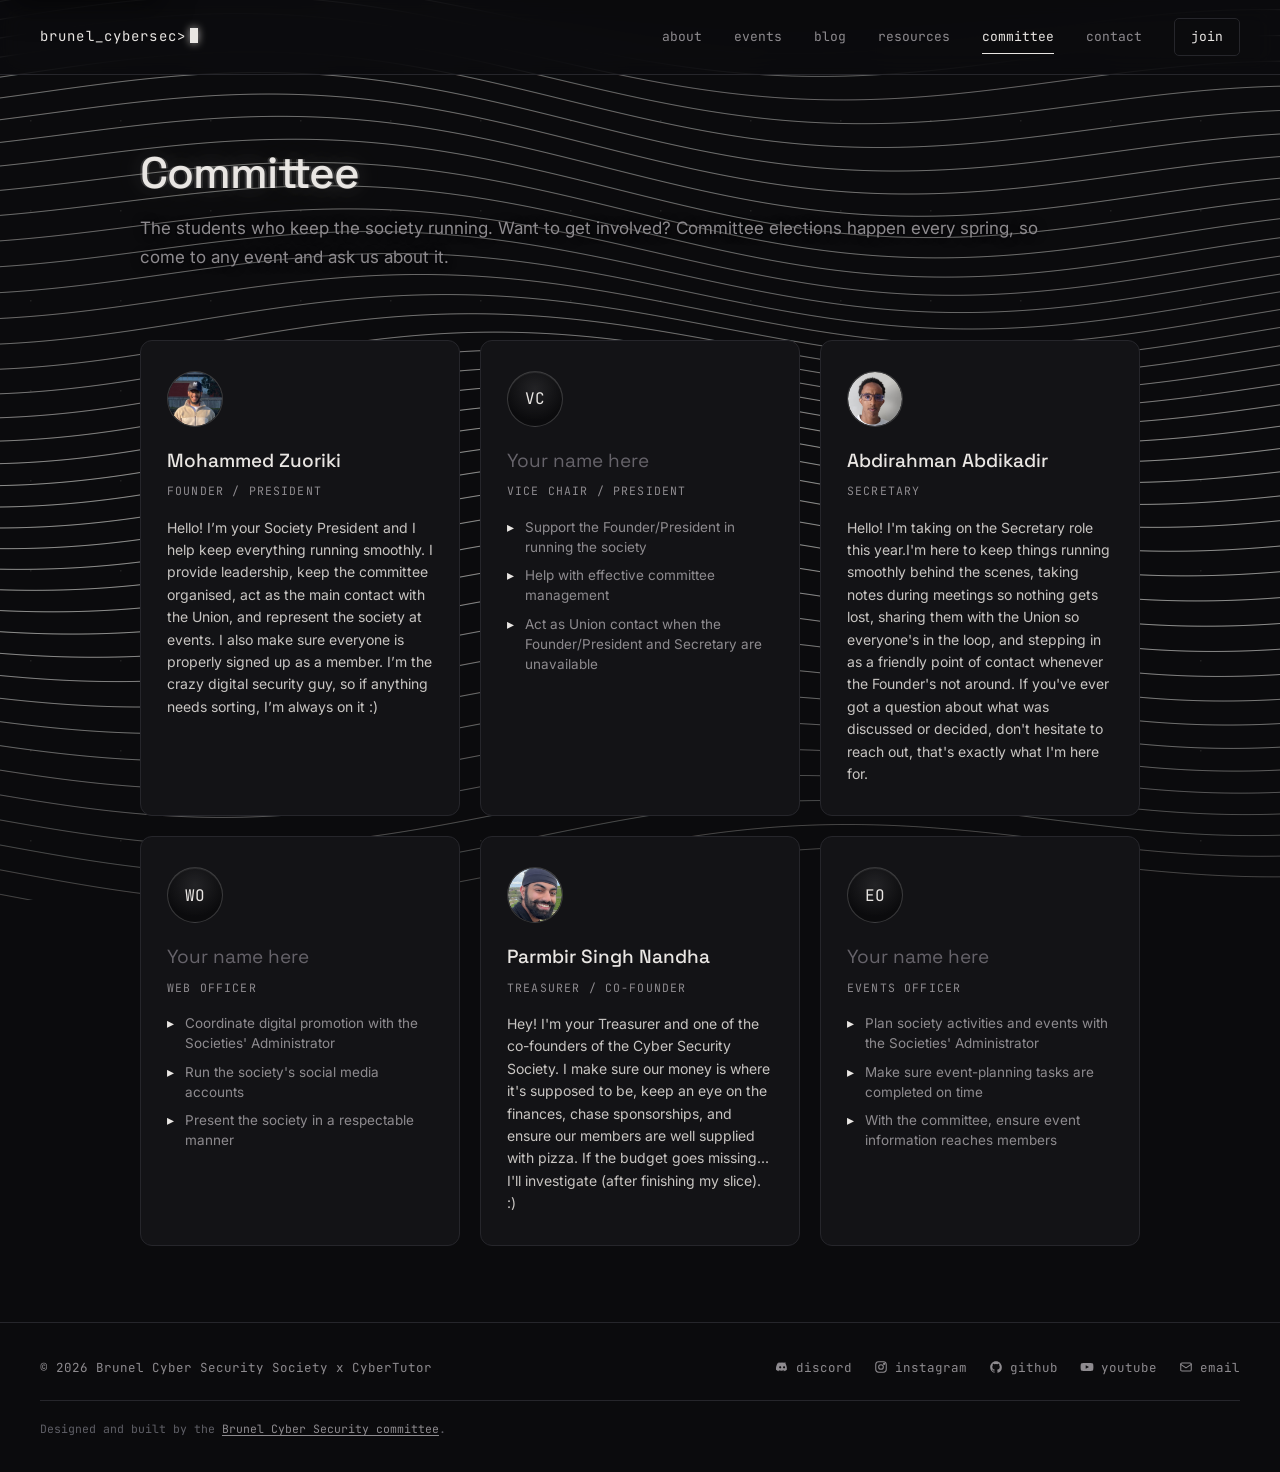
<file: committee.html>
<!DOCTYPE html>
<html lang="en">
<head>
<meta charset="UTF-8">
<meta name="viewport" content="width=device-width, initial-scale=1.0">
<title>Committee · Brunel Cyber Security Society</title>
<meta name="description" content="Meet the students who keep the society running.">
<link rel="icon" type="image/svg+xml" href="favicon.svg">
<meta property="og:title" content="Committee · Brunel Cyber Security Society">
<meta property="og:description" content="Meet the students who keep the society running.">
<meta property="og:type" content="website">
<meta name="twitter:card" content="summary_large_image">
<meta name="twitter:title" content="Committee · Brunel Cyber Security Society">
<meta name="twitter:description" content="Meet the students who keep the society running.">
<!-- Link preview image is ready at assets/og-image.png. Once hosted, add:
     <meta property="og:image" content="https://YOUR-DOMAIN/assets/og-image.png">
     (OG images must use the full absolute URL, so this needs your real domain.) -->
<meta name="theme-color" content="#0B0B0D">
<link rel="preconnect" href="https://fonts.googleapis.com">
<link rel="preconnect" href="https://fonts.gstatic.com" crossorigin>
<link href="https://fonts.googleapis.com/css2?family=Space+Grotesk:wght@400;500;600&family=Inter:wght@400;500&family=JetBrains+Mono:wght@400;500&display=swap" rel="stylesheet">
<link rel="stylesheet" href="css/styles.css">
<script>try{if(sessionStorage.getItem("booted"))document.documentElement.classList.add("booted");}catch(e){}</script>
</head>
<body class="wave-bg">
<a class="skip-link" href="#main">Skip to content</a>
<!-- Curious? Good. BRUNEL{v1ew_s0urce_h4cker}. Bring this to a workshop. -->
<div id="preloader" role="status" aria-label="Loading">
  <div class="pl-inner">
    <div class="pl-dots"><span></span><span></span><span></span></div>
    <pre class="pl-log"></pre>
    <div class="pl-bar"><span class="pl-fill"></span></div>
    <div class="pl-meta"><span class="pl-status">booting</span><span class="pl-pct">0%</span></div>
    <div class="pl-brand"><span class="pl-brand-text">brunel_cybersec</span><span class="pl-cursor">_</span></div>
  </div>
</div>
<canvas id="waves" class="bg-waves" data-variant="b" aria-hidden="true"></canvas>

<nav>
  <a class="brand" href="index.html">brunel_cybersec&gt;<span class="cursor"></span></a>
  <button class="menu-btn" type="button" aria-expanded="false" aria-label="Open menu">[menu]</button>
  <div class="nav-links">
    <a href="index.html#about">about</a>
    <a href="events.html">events</a>
    <a href="blog.html">blog</a>
    <a href="resources.html">resources</a>
    <a href="committee.html" aria-current="page">committee</a>
    <a href="contact.html">contact</a>
    <a class="nav-cta" href="index.html#join">join</a>
  </div>
</nav>

<main id="main" tabindex="-1">
<div class="page-head">
  <h1><span class="ghost" data-text="Committee"><span>Committee</span></span></h1>
  <p class="lede">The students who keep the society running. Want to get involved? Committee elections happen every spring, so come to any event and ask us about it.</p>
</div>

<section class="tight reveal">
  <!-- Members are managed in js/data.js (the "committee" list). See HOW-TO-EDIT.md. -->
  <div class="member-grid" id="committee-list"></div>
</section>

</main>

<footer>
  <span>© 2026 Brunel Cyber Security Society x CyberTutor</span>
  <div class="links">
    <a href="https://discord.com/invite/YUXxSN5k" target="_blank" rel="noopener"><svg viewBox="0 0 24 24" fill="currentColor" aria-hidden="true"><path d="M19.27 5.33A16.8 16.8 0 0 0 15.1 4l-.2.42a15.6 15.6 0 0 1 3.7 1.2 15.9 15.9 0 0 0-13.2 0 15.6 15.6 0 0 1 3.7-1.2L8.9 4a16.8 16.8 0 0 0-4.17 1.33C2.1 9.24 1.38 13.05 1.74 16.8a16.9 16.9 0 0 0 5.1 2.58l.65-.9a10 10 0 0 1-1.7-.82l.42-.32a11.3 11.3 0 0 0 9.6 0l.42.32c-.54.32-1.1.6-1.7.82l.65.9a16.9 16.9 0 0 0 5.1-2.58c.42-4.35-.72-8.13-2.99-11.47zM8.9 14.66c-.99 0-1.8-.92-1.8-2.04s.79-2.04 1.8-2.04 1.82.93 1.8 2.04c0 1.12-.79 2.04-1.8 2.04zm6.65 0c-.99 0-1.8-.92-1.8-2.04s.79-2.04 1.8-2.04 1.82.93 1.8 2.04c0 1.12-.79 2.04-1.8 2.04z"/></svg>discord</a>
    <a href="https://www.instagram.com/cybersoc.brunel/" target="_blank" rel="noopener"><svg viewBox="0 0 24 24" fill="none" stroke="currentColor" stroke-width="1.8" stroke-linecap="round" stroke-linejoin="round" aria-hidden="true"><rect x="3" y="3" width="18" height="18" rx="5"/><circle cx="12" cy="12" r="4"/><circle cx="17.3" cy="6.7" r="1"/></svg>instagram</a>
    <a href="https://github.com/brunel-cybersec" target="_blank" rel="noopener"><svg viewBox="0 0 24 24" fill="currentColor" aria-hidden="true"><path d="M12 2C6.48 2 2 6.58 2 12.25c0 4.53 2.87 8.37 6.84 9.73.5.09.68-.22.68-.49 0-.24-.01-.88-.01-1.73-2.78.62-3.37-1.37-3.37-1.37-.45-1.18-1.11-1.49-1.11-1.49-.91-.64.07-.62.07-.62 1 .07 1.53 1.06 1.53 1.06.89 1.56 2.34 1.11 2.91.85.09-.66.35-1.11.63-1.37-2.22-.26-4.56-1.14-4.56-5.07 0-1.12.39-2.03 1.03-2.75-.1-.26-.45-1.3.1-2.71 0 0 .84-.27 2.75 1.05a9.4 9.4 0 0 1 5 0c1.91-1.32 2.75-1.05 2.75-1.05.55 1.41.2 2.45.1 2.71.64.72 1.03 1.63 1.03 2.75 0 3.94-2.34 4.81-4.57 5.06.36.32.68.94.68 1.9 0 1.37-.01 2.47-.01 2.81 0 .27.18.59.69.49A10.02 10.02 0 0 0 22 12.25C22 6.58 17.52 2 12 2z"/></svg>github</a>
    <a href="https://www.youtube.com/@CyberTutor24"><svg viewBox="0 0 24 24" fill="currentColor" aria-hidden="true"><path d="M23 12s0-3.2-.4-4.7a2.5 2.5 0 0 0-1.76-1.77C19.26 5.13 12 5.13 12 5.13s-7.26 0-8.84.4A2.5 2.5 0 0 0 1.4 7.3 26 26 0 0 0 1 12a26 26 0 0 0 .4 4.7 2.5 2.5 0 0 0 1.76 1.77c1.58.4 8.84.4 8.84.4s7.26 0 8.84-.4a2.5 2.5 0 0 0 1.76-1.77A26 26 0 0 0 23 12zM9.75 15.02V8.98L15.5 12z"/></svg>youtube</a>
    <a href="mailto:cybersec@brunel.ac.uk"><svg viewBox="0 0 24 24" fill="none" stroke="currentColor" stroke-width="1.8" stroke-linecap="round" stroke-linejoin="round" aria-hidden="true"><rect x="3" y="5" width="18" height="14" rx="2"/><path d="M3 7.5l9 6 9-6"/></svg>email</a>
  </div>
  <p class="footer-credit">Designed and built by the <a href="credits.html">Brunel Cyber Security committee</a>.</p>
</footer>

<script src="js/data.js"></script>
<script src="js/render.js"></script>
<script src="js/waves.js"></script>
<script src="js/preloader.js"></script>
<script src="js/site.js"></script>
</body>
</html>
</file>
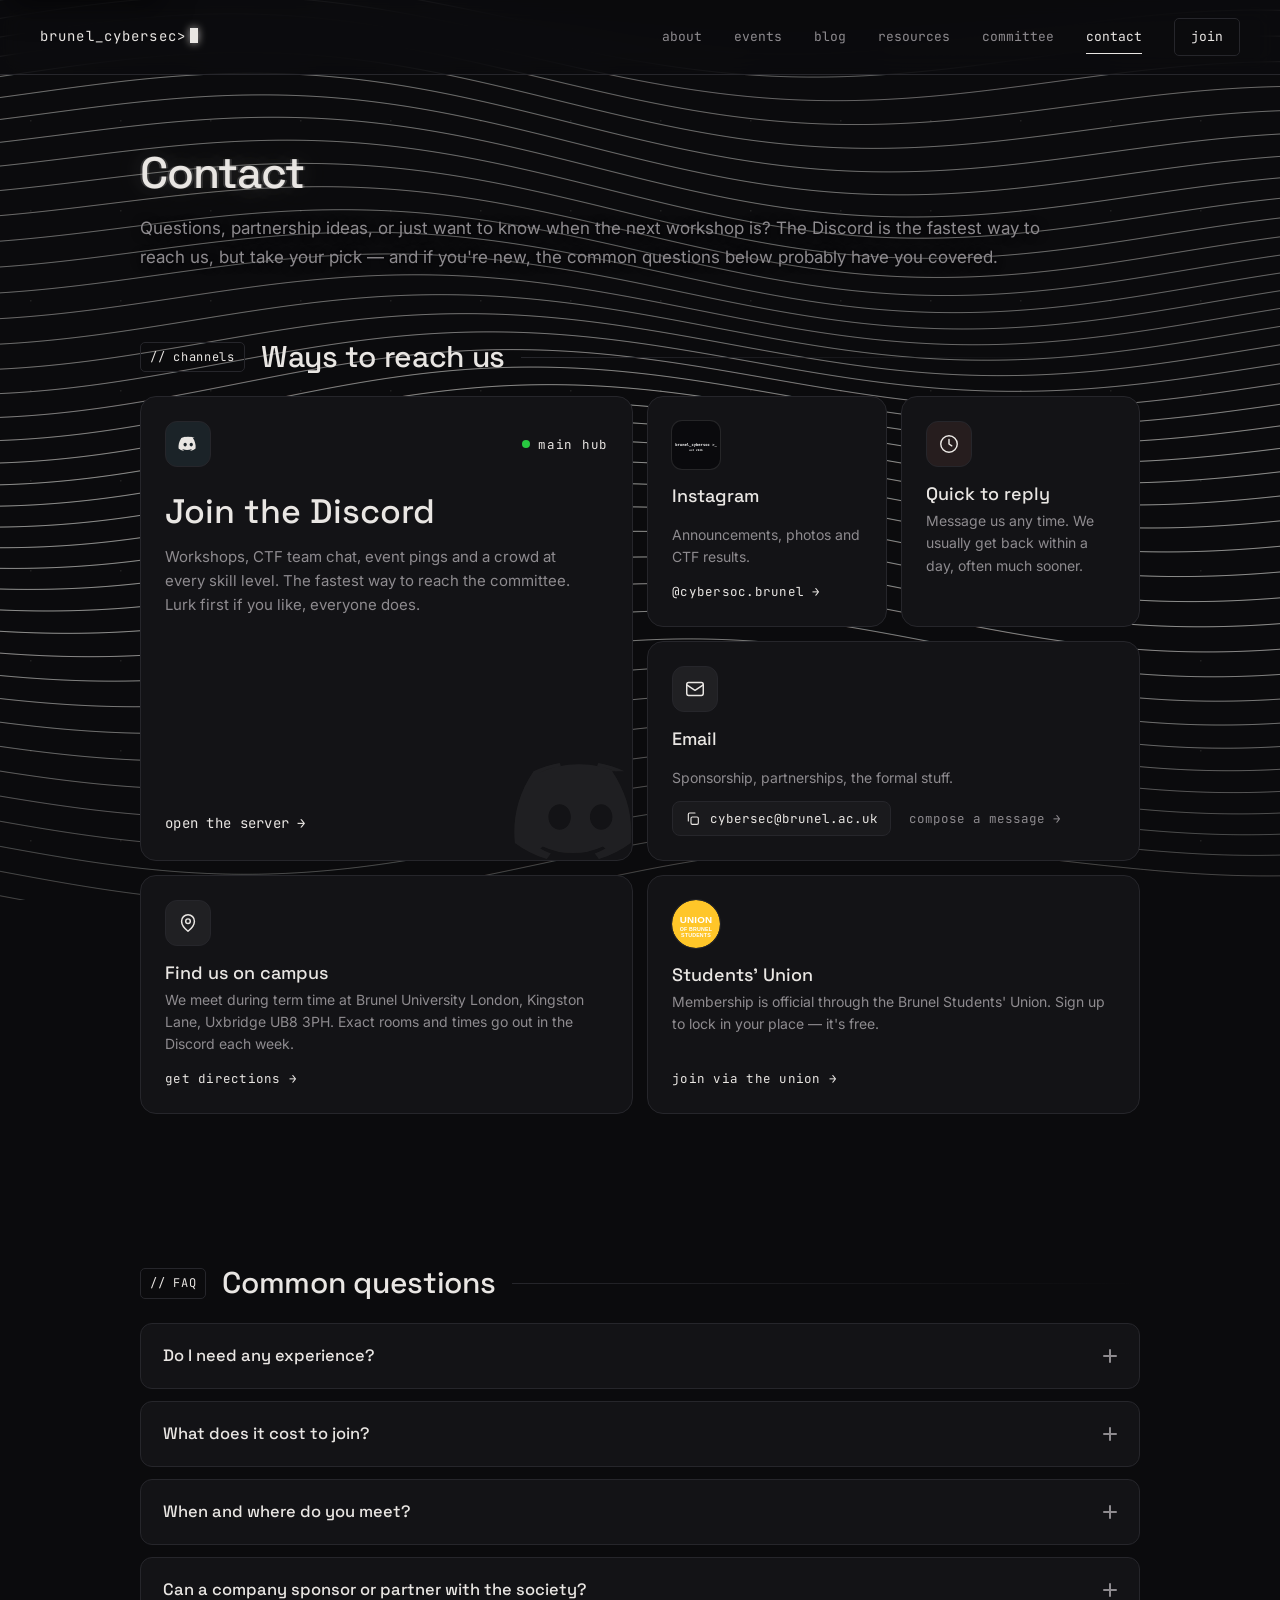
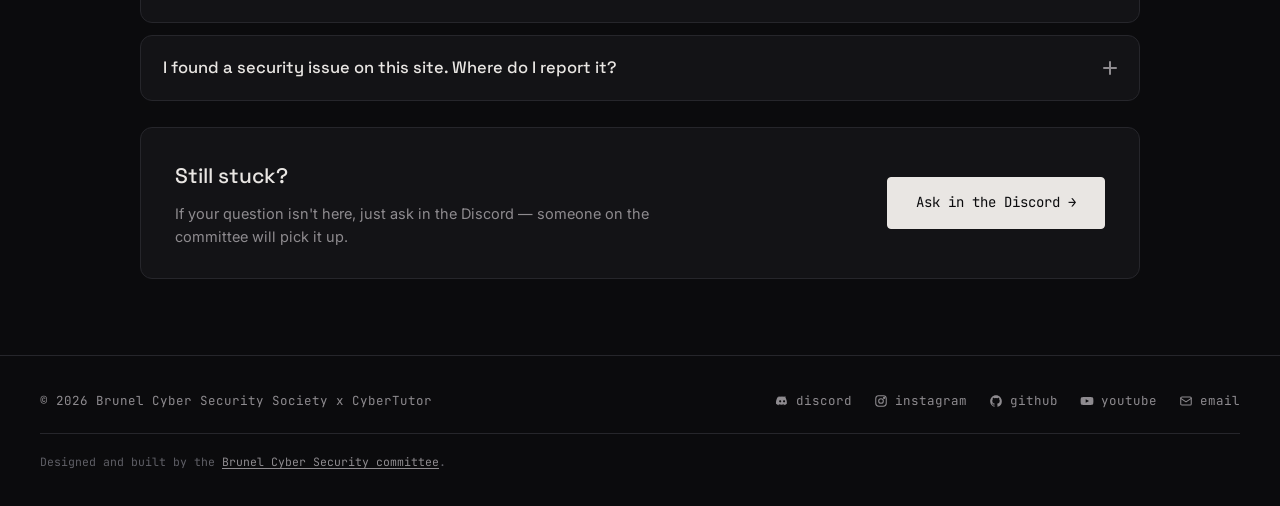
<file: contact.html>
<!DOCTYPE html>
<html lang="en">
<head>
<meta charset="UTF-8">
<meta name="viewport" content="width=device-width, initial-scale=1.0">
<title>Contact · Brunel Cyber Security Society</title>
<meta name="description" content="Get in touch with the Brunel Cyber Security Society: Discord, Instagram, email and the Students' Union. Plus answers to the questions we're asked most.">
<link rel="icon" type="image/svg+xml" href="favicon.svg">
<meta property="og:title" content="Contact · Brunel Cyber Security Society">
<meta property="og:description" content="Get in touch with the Brunel Cyber Security Society: Discord, Instagram, email and the Students' Union.">
<meta property="og:type" content="website">
<!-- Once hosted on your real domain, add the absolute-URL tags below
     (each needs the full https://YOUR-DOMAIN prefix to work):
     <link rel="canonical" href="https://YOUR-DOMAIN/contact.html">
     <meta property="og:url" content="https://YOUR-DOMAIN/contact.html">
     <meta property="og:image" content="https://YOUR-DOMAIN/assets/og-image.png">
     <meta name="twitter:image" content="https://YOUR-DOMAIN/assets/og-image.png"> -->
<meta name="twitter:card" content="summary_large_image">
<meta name="twitter:title" content="Contact · Brunel Cyber Security Society">
<meta name="twitter:description" content="Discord, Instagram, email and the Students' Union — pick your channel and say hello.">
<meta name="theme-color" content="#0B0B0D">
<link rel="preconnect" href="https://fonts.googleapis.com">
<link rel="preconnect" href="https://fonts.gstatic.com" crossorigin>
<link href="https://fonts.googleapis.com/css2?family=Space+Grotesk:wght@400;500;600&family=Inter:wght@400;500&family=JetBrains+Mono:wght@400;500&display=swap" rel="stylesheet">
<link rel="stylesheet" href="css/styles.css">
<script type="application/ld+json">
{
  "@context": "https://schema.org",
  "@type": "Organization",
  "name": "Brunel Cyber Security Society",
  "alternateName": "Brunel CyberSoc",
  "description": "Student cyber security society at Brunel University London — hands-on hacking workshops, CTF competitions and industry talks. No experience required.",
  "email": "cybersec@brunel.ac.uk",
  "sameAs": [
    "https://discord.com/invite/YUXxSN5k",
    "https://www.instagram.com/cybersoc.brunel/",
    "https://github.com/brunel-cybersec",
    "https://www.youtube.com/@CyberTutor24"
  ],
  "location": {
    "@type": "Place",
    "name": "Brunel University London",
    "address": {
      "@type": "PostalAddress",
      "streetAddress": "Kingston Lane",
      "addressLocality": "Uxbridge",
      "addressRegion": "London",
      "postalCode": "UB8 3PH",
      "addressCountry": "GB"
    }
  },
  "contactPoint": {
    "@type": "ContactPoint",
    "contactType": "general enquiries",
    "email": "cybersec@brunel.ac.uk",
    "url": "https://discord.com/invite/YUXxSN5k",
    "availableLanguage": "English"
  }
}
</script>
<script>try{if(sessionStorage.getItem("booted"))document.documentElement.classList.add("booted");}catch(e){}</script>
</head>
<body class="wave-bg">
<a class="skip-link" href="#main">Skip to content</a>
<!-- Curious? Good. BRUNEL{v1ew_s0urce_h4cker}. Bring this to a workshop. -->
<div id="preloader" role="status" aria-label="Loading">
  <div class="pl-inner">
    <div class="pl-dots"><span></span><span></span><span></span></div>
    <pre class="pl-log"></pre>
    <div class="pl-bar"><span class="pl-fill"></span></div>
    <div class="pl-meta"><span class="pl-status">booting</span><span class="pl-pct">0%</span></div>
    <div class="pl-brand"><span class="pl-brand-text">brunel_cybersec</span><span class="pl-cursor">_</span></div>
  </div>
</div>
<canvas id="waves" class="bg-waves" data-variant="b" aria-hidden="true"></canvas>

<nav>
  <a class="brand" href="index.html">brunel_cybersec&gt;<span class="cursor"></span></a>
  <button class="menu-btn" type="button" aria-expanded="false" aria-label="Open menu">[menu]</button>
  <div class="nav-links">
    <a href="index.html#about">about</a>
    <a href="events.html">events</a>
    <a href="blog.html">blog</a>
    <a href="resources.html">resources</a>
    <a href="committee.html">committee</a>
    <a href="contact.html" aria-current="page">contact</a>
    <a class="nav-cta" href="index.html#join">join</a>
  </div>
</nav>

<main id="main" tabindex="-1">
<div class="page-head">
  <h1><span class="ghost" data-text="Contact"><span>Contact</span></span></h1>
  <p class="lede">Questions, partnership ideas, or just want to know when the next workshop is? The Discord is the fastest way to reach us, but take your pick &mdash; and if you're new, the <a href="#faq">common questions</a> below probably have you covered.</p>
</div>

<section class="tight reveal" aria-labelledby="reach-heading">
  <div class="section-head">
    <span class="tag mono">// channels</span>
    <h2 id="reach-heading">Ways to reach us</h2>
  </div>

  <div class="bento">

    <a class="bento-cell b-discord cool" href="https://discord.com/invite/YUXxSN5k" target="_blank" rel="noopener">
      <div class="bc-head">
        <span class="bc-icon" aria-hidden="true">
          <svg viewBox="0 0 24 24" fill="currentColor"><path d="M19.27 5.33A16.8 16.8 0 0 0 15.1 4l-.2.42a15.6 15.6 0 0 1 3.7 1.2 15.9 15.9 0 0 0-13.2 0 15.6 15.6 0 0 1 3.7-1.2L8.9 4a16.8 16.8 0 0 0-4.17 1.33C2.1 9.24 1.38 13.05 1.74 16.8a16.9 16.9 0 0 0 5.1 2.58l.65-.9a10 10 0 0 1-1.7-.82l.42-.32a11.3 11.3 0 0 0 9.6 0l.42.32c-.54.32-1.1.6-1.7.82l.65.9a16.9 16.9 0 0 0 5.1-2.58c.42-4.35-.72-8.13-2.99-11.47zM8.9 14.66c-.99 0-1.8-.92-1.8-2.04 0-1.12.79-2.04 1.8-2.04 1.01 0 1.82.93 1.8 2.04 0 1.12-.79 2.04-1.8 2.04zm6.65 0c-.99 0-1.8-.92-1.8-2.04 0-1.12.79-2.04 1.8-2.04 1.01 0 1.82.93 1.8 2.04 0 1.12-.79 2.04-1.8 2.04z"/></svg>
        </span>
        <span class="bc-tag mono"><span class="pulse"></span> main hub</span>
      </div>
      <div class="bc-body">
        <h3>Join the Discord</h3>
        <p>Workshops, CTF team chat, event pings and a crowd at every skill level. The fastest way to reach the committee. Lurk first if you like, everyone does.</p>
      </div>
      <span class="bc-cta mono">open the server &rarr;<span class="sr-only"> (opens in a new tab)</span></span>
      <svg class="bc-watermark" viewBox="0 0 24 24" fill="currentColor" aria-hidden="true"><path d="M19.27 5.33A16.8 16.8 0 0 0 15.1 4l-.2.42a15.6 15.6 0 0 1 3.7 1.2 15.9 15.9 0 0 0-13.2 0 15.6 15.6 0 0 1 3.7-1.2L8.9 4a16.8 16.8 0 0 0-4.17 1.33C2.1 9.24 1.38 13.05 1.74 16.8a16.9 16.9 0 0 0 5.1 2.58l.65-.9a10 10 0 0 1-1.7-.82l.42-.32a11.3 11.3 0 0 0 9.6 0l.42.32c-.54.32-1.1.6-1.7.82l.65.9a16.9 16.9 0 0 0 5.1-2.58c.42-4.35-.72-8.13-2.99-11.47zM8.9 14.66c-.99 0-1.8-.92-1.8-2.04 0-1.12.79-2.04 1.8-2.04 1.01 0 1.82.93 1.8 2.04 0 1.12-.79 2.04-1.8 2.04zm6.65 0c-.99 0-1.8-.92-1.8-2.04 0-1.12.79-2.04 1.8-2.04 1.01 0 1.82.93 1.8 2.04 0 1.12-.79 2.04-1.8 2.04z"/></svg>
    </a>

    <a class="bento-cell b-insta warm" href="https://www.instagram.com/cybersoc.brunel/" target="_blank" rel="noopener">
      <img class="bc-logo wordmark" src="assets/cybersoc-logo.svg" alt="brunel_cybersoc" width="48" height="48">
      <h3>Instagram</h3>
      <p>Announcements, photos and CTF results.</p>
      <span class="bc-cta mono">@cybersoc.brunel &rarr;<span class="sr-only"> (opens in a new tab)</span></span>
    </a>

    <div class="bento-cell b-hours warm">
      <span class="bc-icon" aria-hidden="true">
        <svg viewBox="0 0 24 24" fill="none" stroke="currentColor" stroke-width="1.6" stroke-linecap="round" stroke-linejoin="round"><circle cx="12" cy="12" r="9"/><path d="M12 7v5l3 2"/></svg>
      </span>
      <div class="bc-body">
        <h3>Quick to reply</h3>
        <p>Message us any time. We usually get back within a day, often much sooner.</p>
      </div>
    </div>

    <div class="bento-cell b-email">
      <span class="bc-icon" aria-hidden="true">
        <svg viewBox="0 0 24 24" fill="none" stroke="currentColor" stroke-width="1.6" stroke-linecap="round" stroke-linejoin="round"><rect x="3" y="5" width="18" height="14" rx="2"/><path d="M3 7.5l9 6 9-6"/></svg>
      </span>
      <h3>Email</h3>
      <p>Sponsorship, partnerships, the formal stuff.</p>
      <div class="bc-email-row">
        <button class="bc-copy mono" type="button" data-copy="cybersec@brunel.ac.uk" aria-label="Copy email address cybersec@brunel.ac.uk to clipboard">
          <span class="bc-copy-ico" aria-hidden="true">
            <svg class="ico-copy" viewBox="0 0 24 24" fill="none" stroke="currentColor" stroke-width="1.7" stroke-linecap="round" stroke-linejoin="round"><rect x="9" y="9" width="11" height="11" rx="2"/><path d="M5 15V5a2 2 0 0 1 2-2h8"/></svg>
            <svg class="ico-check" viewBox="0 0 24 24" fill="none" stroke="currentColor" stroke-width="2" stroke-linecap="round" stroke-linejoin="round"><path d="M20 6L9 17l-5-5"/></svg>
          </span>
          <span class="bc-copy-addr">cybersec@brunel.ac.uk</span>
          <span class="bc-copy-hint sr-only" aria-live="polite"></span>
        </button>
        <a class="bc-send mono" href="mailto:cybersec@brunel.ac.uk">compose a message &rarr;</a>
      </div>
    </div>

    <a class="bento-cell b-find" href="https://www.google.com/maps/search/?api=1&amp;query=Brunel+University+London%2C+Kingston+Lane%2C+Uxbridge+UB8+3PH" target="_blank" rel="noopener">
      <span class="bc-icon" aria-hidden="true">
        <svg viewBox="0 0 24 24" fill="none" stroke="currentColor" stroke-width="1.6" stroke-linecap="round" stroke-linejoin="round"><path d="M12 21s7-5.7 7-11a7 7 0 1 0-14 0c0 5.3 7 11 7 11z"/><circle cx="12" cy="10" r="2.5"/></svg>
      </span>
      <div class="bc-body">
        <h3>Find us on campus</h3>
        <p>We meet during term time at Brunel University London, Kingston Lane, Uxbridge UB8&nbsp;3PH. Exact rooms and times go out in the Discord each week.</p>
      </div>
      <span class="bc-cta mono">get directions &rarr;<span class="sr-only"> (opens in a new tab)</span></span>
    </a>

    <a class="bento-cell b-union cool" href="https://brunelstudents.com" target="_blank" rel="noopener">
      <img class="bc-logo" src="assets/union-logo.svg" alt="Union of Brunel Students" width="48" height="48">
      <div class="bc-body">
        <h3>Students' Union</h3>
        <p>Membership is official through the Brunel Students' Union. Sign up to lock in your place &mdash; it's free.</p>
      </div>
      <span class="bc-cta mono">join via the union &rarr;<span class="sr-only"> (opens in a new tab)</span></span>
    </a>

  </div>
</section>

<section class="reveal" id="faq" aria-labelledby="faq-heading">
  <div class="section-head">
    <span class="tag mono">// FAQ</span>
    <h2 id="faq-heading">Common questions</h2>
  </div>

  <div class="faq">
    <details class="faq-item">
      <summary>Do I need any experience?<span class="faq-icon" aria-hidden="true"></span></summary>
      <div class="faq-a"><p>None at all. Our workshops are built to start from zero, and most people who turn up have never touched security before. Come curious; we'll handle the rest.</p></div>
    </details>

    <details class="faq-item">
      <summary>What does it cost to join?<span class="faq-icon" aria-hidden="true"></span></summary>
      <div class="faq-a"><p>The Discord is free and open &mdash; jump in any time. Official membership runs through the <a href="https://brunelstudents.com" target="_blank" rel="noopener">Brunel Students' Union</a>, and our events are free for members.</p></div>
    </details>

    <details class="faq-item">
      <summary>When and where do you meet?<span class="faq-icon" aria-hidden="true"></span></summary>
      <div class="faq-a"><p>During term time, on campus at Brunel University London in Uxbridge. Workshops run weekly and CTFs roughly monthly &mdash; exact rooms and times are posted in the Discord each week.</p></div>
    </details>

    <details class="faq-item">
      <summary>Can a company sponsor or partner with the society?<span class="faq-icon" aria-hidden="true"></span></summary>
      <div class="faq-a"><p>Yes &mdash; we'd love to talk. Drop us an <a href="mailto:cybersec@brunel.ac.uk">email</a> with what you have in mind, whether it's a talk, a workshop, a CTF challenge or longer-term sponsorship.</p></div>
    </details>

    <details class="faq-item">
      <summary>I found a security issue on this site. Where do I report it?<span class="faq-icon" aria-hidden="true"></span></summary>
      <div class="faq-a"><p>Nice. That's exactly the spirit. Email the details to <a href="mailto:cybersec@brunel.ac.uk">cybersec@brunel.ac.uk</a> (or bring them to a workshop) and we'll take a look &mdash; responsible disclosure always welcome.</p></div>
    </details>
  </div>

  <div class="more-cta faq-foot">
    <div class="more-cta-text">
      <h3>Still stuck?</h3>
      <p>If your question isn't here, just ask in the Discord &mdash; someone on the committee will pick it up.</p>
    </div>
    <a class="btn solid" href="https://discord.com/invite/YUXxSN5k" target="_blank" rel="noopener">Ask in the Discord &rarr;</a>
  </div>
</section>
</main>

<footer>
  <span>© 2026 Brunel Cyber Security Society x CyberTutor</span>
  <div class="links">
    <a href="https://discord.com/invite/YUXxSN5k" target="_blank" rel="noopener"><svg viewBox="0 0 24 24" fill="currentColor" aria-hidden="true"><path d="M19.27 5.33A16.8 16.8 0 0 0 15.1 4l-.2.42a15.6 15.6 0 0 1 3.7 1.2 15.9 15.9 0 0 0-13.2 0 15.6 15.6 0 0 1 3.7-1.2L8.9 4a16.8 16.8 0 0 0-4.17 1.33C2.1 9.24 1.38 13.05 1.74 16.8a16.9 16.9 0 0 0 5.1 2.58l.65-.9a10 10 0 0 1-1.7-.82l.42-.32a11.3 11.3 0 0 0 9.6 0l.42.32c-.54.32-1.1.6-1.7.82l.65.9a16.9 16.9 0 0 0 5.1-2.58c.42-4.35-.72-8.13-2.99-11.47zM8.9 14.66c-.99 0-1.8-.92-1.8-2.04s.79-2.04 1.8-2.04 1.82.93 1.8 2.04c0 1.12-.79 2.04-1.8 2.04zm6.65 0c-.99 0-1.8-.92-1.8-2.04s.79-2.04 1.8-2.04 1.82.93 1.8 2.04c0 1.12-.79 2.04-1.8 2.04z"/></svg>discord</a>
    <a href="https://www.instagram.com/cybersoc.brunel/" target="_blank" rel="noopener"><svg viewBox="0 0 24 24" fill="none" stroke="currentColor" stroke-width="1.8" stroke-linecap="round" stroke-linejoin="round" aria-hidden="true"><rect x="3" y="3" width="18" height="18" rx="5"/><circle cx="12" cy="12" r="4"/><circle cx="17.3" cy="6.7" r="1"/></svg>instagram</a>
    <a href="https://github.com/brunel-cybersec" target="_blank" rel="noopener"><svg viewBox="0 0 24 24" fill="currentColor" aria-hidden="true"><path d="M12 2C6.48 2 2 6.58 2 12.25c0 4.53 2.87 8.37 6.84 9.73.5.09.68-.22.68-.49 0-.24-.01-.88-.01-1.73-2.78.62-3.37-1.37-3.37-1.37-.45-1.18-1.11-1.49-1.11-1.49-.91-.64.07-.62.07-.62 1 .07 1.53 1.06 1.53 1.06.89 1.56 2.34 1.11 2.91.85.09-.66.35-1.11.63-1.37-2.22-.26-4.56-1.14-4.56-5.07 0-1.12.39-2.03 1.03-2.75-.1-.26-.45-1.3.1-2.71 0 0 .84-.27 2.75 1.05a9.4 9.4 0 0 1 5 0c1.91-1.32 2.75-1.05 2.75-1.05.55 1.41.2 2.45.1 2.71.64.72 1.03 1.63 1.03 2.75 0 3.94-2.34 4.81-4.57 5.06.36.32.68.94.68 1.9 0 1.37-.01 2.47-.01 2.81 0 .27.18.59.69.49A10.02 10.02 0 0 0 22 12.25C22 6.58 17.52 2 12 2z"/></svg>github</a>
    <a href="https://www.youtube.com/@CyberTutor24"><svg viewBox="0 0 24 24" fill="currentColor" aria-hidden="true"><path d="M23 12s0-3.2-.4-4.7a2.5 2.5 0 0 0-1.76-1.77C19.26 5.13 12 5.13 12 5.13s-7.26 0-8.84.4A2.5 2.5 0 0 0 1.4 7.3 26 26 0 0 0 1 12a26 26 0 0 0 .4 4.7 2.5 2.5 0 0 0 1.76 1.77c1.58.4 8.84.4 8.84.4s7.26 0 8.84-.4a2.5 2.5 0 0 0 1.76-1.77A26 26 0 0 0 23 12zM9.75 15.02V8.98L15.5 12z"/></svg>youtube</a>
    <a href="mailto:cybersec@brunel.ac.uk"><svg viewBox="0 0 24 24" fill="none" stroke="currentColor" stroke-width="1.8" stroke-linecap="round" stroke-linejoin="round" aria-hidden="true"><rect x="3" y="5" width="18" height="14" rx="2"/><path d="M3 7.5l9 6 9-6"/></svg>email</a>
  </div>
  <p class="footer-credit">Designed and built by the <a href="credits.html">Brunel Cyber Security committee</a>.</p>
</footer>

<script src="js/waves.js"></script>
<script src="js/preloader.js"></script>
<script src="js/site.js"></script>
</body>
</html>
</file>
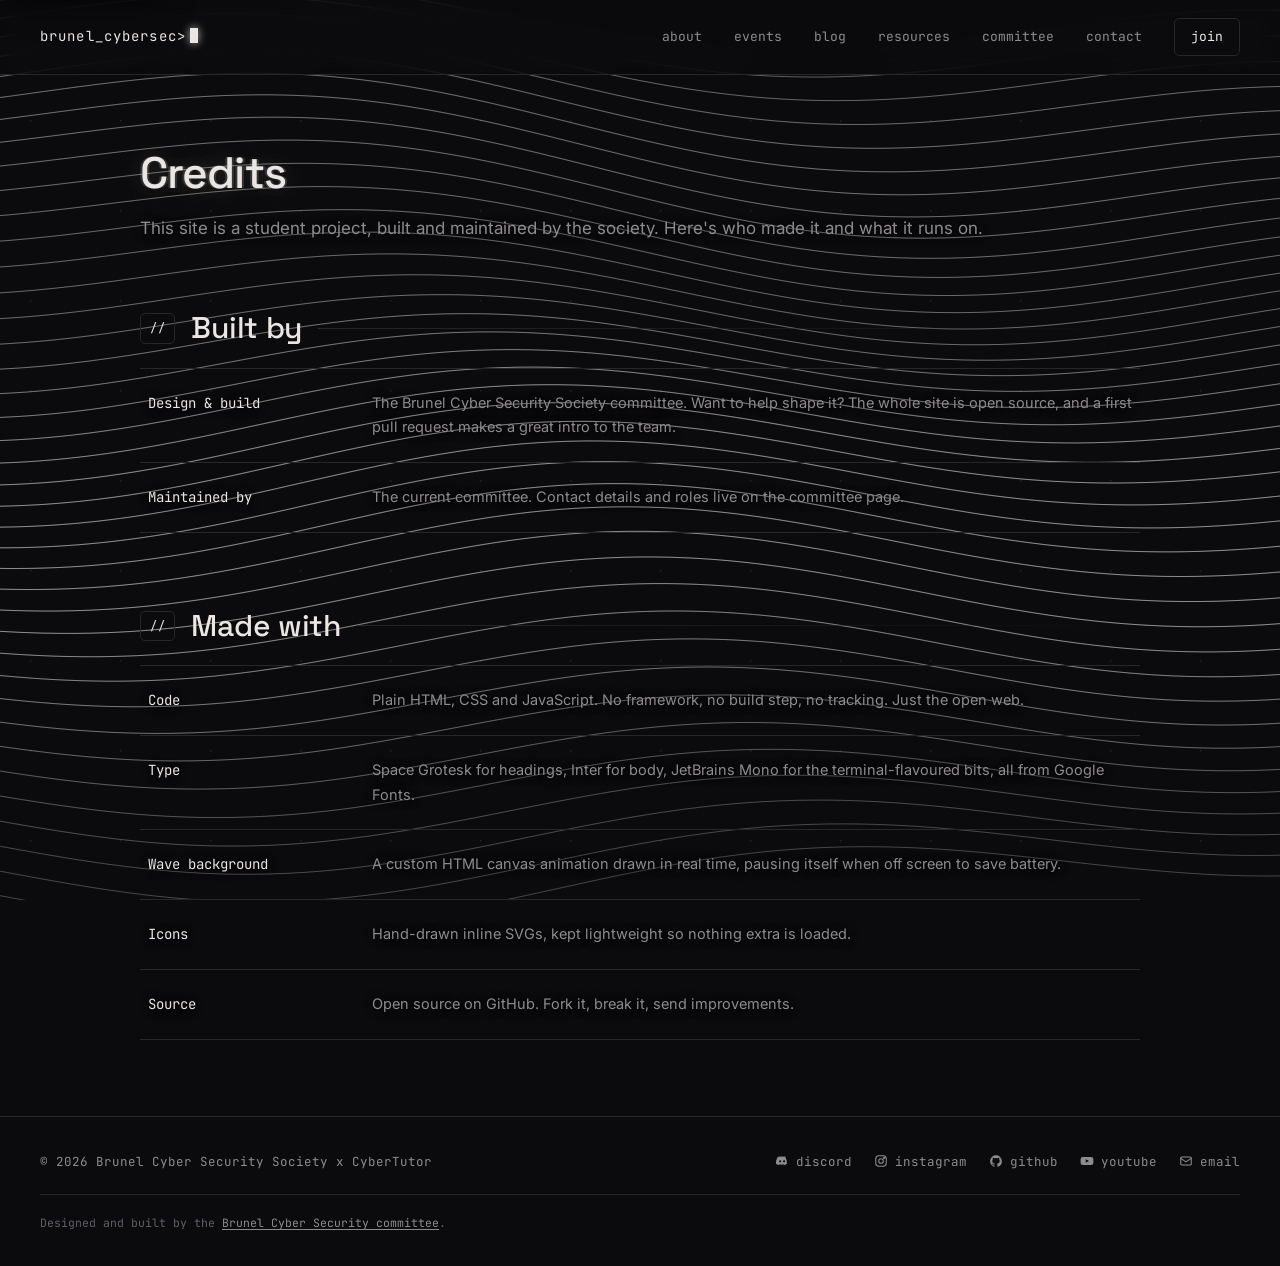
<file: credits.html>
<!DOCTYPE html>
<html lang="en">
<head>
<meta charset="UTF-8">
<meta name="viewport" content="width=device-width, initial-scale=1.0">
<title>Credits · Brunel Cyber Security Society</title>
<meta name="description" content="Who built the Brunel Cyber Security Society website, and what it's made with.">
<link rel="icon" type="image/svg+xml" href="favicon.svg">
<meta property="og:title" content="Credits · Brunel Cyber Security Society">
<meta property="og:description" content="Who built the Brunel Cyber Security Society website, and what it's made with.">
<meta property="og:type" content="website">
<meta name="twitter:card" content="summary_large_image">
<meta name="twitter:title" content="Credits · Brunel Cyber Security Society">
<meta name="twitter:description" content="Who built the Brunel Cyber Security Society website, and what it's made with.">
<meta name="theme-color" content="#0B0B0D">
<link rel="preconnect" href="https://fonts.googleapis.com">
<link rel="preconnect" href="https://fonts.gstatic.com" crossorigin>
<link href="https://fonts.googleapis.com/css2?family=Space+Grotesk:wght@400;500;600&family=Inter:wght@400;500&family=JetBrains+Mono:wght@400;500&display=swap" rel="stylesheet">
<link rel="stylesheet" href="css/styles.css">
<script>try{if(sessionStorage.getItem("booted"))document.documentElement.classList.add("booted");}catch(e){}</script>
</head>
<body class="wave-bg">
<a class="skip-link" href="#main">Skip to content</a>
<!-- Curious? Good. BRUNEL{v1ew_s0urce_h4cker}. Bring this to a workshop. -->
<div id="preloader" role="status" aria-label="Loading">
  <div class="pl-inner">
    <div class="pl-dots"><span></span><span></span><span></span></div>
    <pre class="pl-log"></pre>
    <div class="pl-bar"><span class="pl-fill"></span></div>
    <div class="pl-meta"><span class="pl-status">booting</span><span class="pl-pct">0%</span></div>
    <div class="pl-brand"><span class="pl-brand-text">brunel_cybersec</span><span class="pl-cursor">_</span></div>
  </div>
</div>
<canvas id="waves" class="bg-waves" data-variant="b" aria-hidden="true"></canvas>

<nav>
  <a class="brand" href="index.html">brunel_cybersec&gt;<span class="cursor"></span></a>
  <button class="menu-btn" type="button" aria-expanded="false" aria-label="Open menu">[menu]</button>
  <div class="nav-links">
    <a href="index.html#about">about</a>
    <a href="events.html">events</a>
    <a href="blog.html">blog</a>
    <a href="resources.html">resources</a>
    <a href="committee.html">committee</a>
    <a href="contact.html">contact</a>
    <a class="nav-cta" href="index.html#join">join</a>
  </div>
</nav>

<main id="main" tabindex="-1">
<div class="page-head">
  <h1><span class="ghost" data-text="Credits"><span>Credits</span></span></h1>
  <p class="lede">This site is a student project, built and maintained by the society. Here's who made it and what it runs on.</p>
</div>

<section class="tight reveal">
  <div class="section-head">
    <span class="tag">//</span>
    <h2>Built by</h2>
  </div>
  <div class="resource-row">
    <span class="name">Design &amp; build</span>
    <p>The Brunel Cyber Security Society committee. Want to help shape it? The whole site is open source, and a first pull request makes a great intro to the team.</p>
  </div>
  <div class="resource-row">
    <span class="name">Maintained by</span>
    <p>The current committee. Contact details and roles live on the <a href="committee.html">committee page</a>.</p>
  </div>
</section>

<section class="reveal flush-top">
  <div class="section-head">
    <span class="tag">//</span>
    <h2>Made with</h2>
  </div>
  <div class="resource-row">
    <span class="name">Code</span>
    <p>Plain HTML, CSS and JavaScript. No framework, no build step, no tracking. Just the open web.</p>
  </div>
  <div class="resource-row">
    <span class="name">Type</span>
    <p>Space Grotesk for headings, Inter for body, JetBrains Mono for the terminal-flavoured bits, all from Google Fonts.</p>
  </div>
  <div class="resource-row">
    <span class="name">Wave background</span>
    <p>A custom HTML canvas animation drawn in real time, pausing itself when off screen to save battery.</p>
  </div>
  <div class="resource-row">
    <span class="name">Icons</span>
    <p>Hand-drawn inline SVGs, kept lightweight so nothing extra is loaded.</p>
  </div>
  <div class="resource-row">
    <span class="name">Source</span>
    <p>Open source on <a href="https://github.com/brunel-cybersec" target="_blank" rel="noopener">GitHub</a>. Fork it, break it, send improvements.</p>
  </div>
</section>

</main>

<footer>
  <span>© 2026 Brunel Cyber Security Society x CyberTutor</span>
  <div class="links">
    <a href="https://discord.com/invite/YUXxSN5k" target="_blank" rel="noopener"><svg viewBox="0 0 24 24" fill="currentColor" aria-hidden="true"><path d="M19.27 5.33A16.8 16.8 0 0 0 15.1 4l-.2.42a15.6 15.6 0 0 1 3.7 1.2 15.9 15.9 0 0 0-13.2 0 15.6 15.6 0 0 1 3.7-1.2L8.9 4a16.8 16.8 0 0 0-4.17 1.33C2.1 9.24 1.38 13.05 1.74 16.8a16.9 16.9 0 0 0 5.1 2.58l.65-.9a10 10 0 0 1-1.7-.82l.42-.32a11.3 11.3 0 0 0 9.6 0l.42.32c-.54.32-1.1.6-1.7.82l.65.9a16.9 16.9 0 0 0 5.1-2.58c.42-4.35-.72-8.13-2.99-11.47zM8.9 14.66c-.99 0-1.8-.92-1.8-2.04s.79-2.04 1.8-2.04 1.82.93 1.8 2.04c0 1.12-.79 2.04-1.8 2.04zm6.65 0c-.99 0-1.8-.92-1.8-2.04s.79-2.04 1.8-2.04 1.82.93 1.8 2.04c0 1.12-.79 2.04-1.8 2.04z"/></svg>discord</a>
    <a href="https://www.instagram.com/cybersoc.brunel/" target="_blank" rel="noopener"><svg viewBox="0 0 24 24" fill="none" stroke="currentColor" stroke-width="1.8" stroke-linecap="round" stroke-linejoin="round" aria-hidden="true"><rect x="3" y="3" width="18" height="18" rx="5"/><circle cx="12" cy="12" r="4"/><circle cx="17.3" cy="6.7" r="1"/></svg>instagram</a>
    <a href="https://github.com/brunel-cybersec" target="_blank" rel="noopener"><svg viewBox="0 0 24 24" fill="currentColor" aria-hidden="true"><path d="M12 2C6.48 2 2 6.58 2 12.25c0 4.53 2.87 8.37 6.84 9.73.5.09.68-.22.68-.49 0-.24-.01-.88-.01-1.73-2.78.62-3.37-1.37-3.37-1.37-.45-1.18-1.11-1.49-1.11-1.49-.91-.64.07-.62.07-.62 1 .07 1.53 1.06 1.53 1.06.89 1.56 2.34 1.11 2.91.85.09-.66.35-1.11.63-1.37-2.22-.26-4.56-1.14-4.56-5.07 0-1.12.39-2.03 1.03-2.75-.1-.26-.45-1.3.1-2.71 0 0 .84-.27 2.75 1.05a9.4 9.4 0 0 1 5 0c1.91-1.32 2.75-1.05 2.75-1.05.55 1.41.2 2.45.1 2.71.64.72 1.03 1.63 1.03 2.75 0 3.94-2.34 4.81-4.57 5.06.36.32.68.94.68 1.9 0 1.37-.01 2.47-.01 2.81 0 .27.18.59.69.49A10.02 10.02 0 0 0 22 12.25C22 6.58 17.52 2 12 2z"/></svg>github</a>
    <a href="https://www.youtube.com/@CyberTutor24"><svg viewBox="0 0 24 24" fill="currentColor" aria-hidden="true"><path d="M23 12s0-3.2-.4-4.7a2.5 2.5 0 0 0-1.76-1.77C19.26 5.13 12 5.13 12 5.13s-7.26 0-8.84.4A2.5 2.5 0 0 0 1.4 7.3 26 26 0 0 0 1 12a26 26 0 0 0 .4 4.7 2.5 2.5 0 0 0 1.76 1.77c1.58.4 8.84.4 8.84.4s7.26 0 8.84-.4a2.5 2.5 0 0 0 1.76-1.77A26 26 0 0 0 23 12zM9.75 15.02V8.98L15.5 12z"/></svg>youtube</a>
    <a href="mailto:cybersec@brunel.ac.uk"><svg viewBox="0 0 24 24" fill="none" stroke="currentColor" stroke-width="1.8" stroke-linecap="round" stroke-linejoin="round" aria-hidden="true"><rect x="3" y="5" width="18" height="14" rx="2"/><path d="M3 7.5l9 6 9-6"/></svg>email</a>
  </div>
  <p class="footer-credit">Designed and built by the <a href="credits.html">Brunel Cyber Security committee</a>.</p>
</footer>

<script src="js/waves.js"></script>
<script src="js/preloader.js"></script>
<script src="js/site.js"></script>
</body>
</html>
</file>
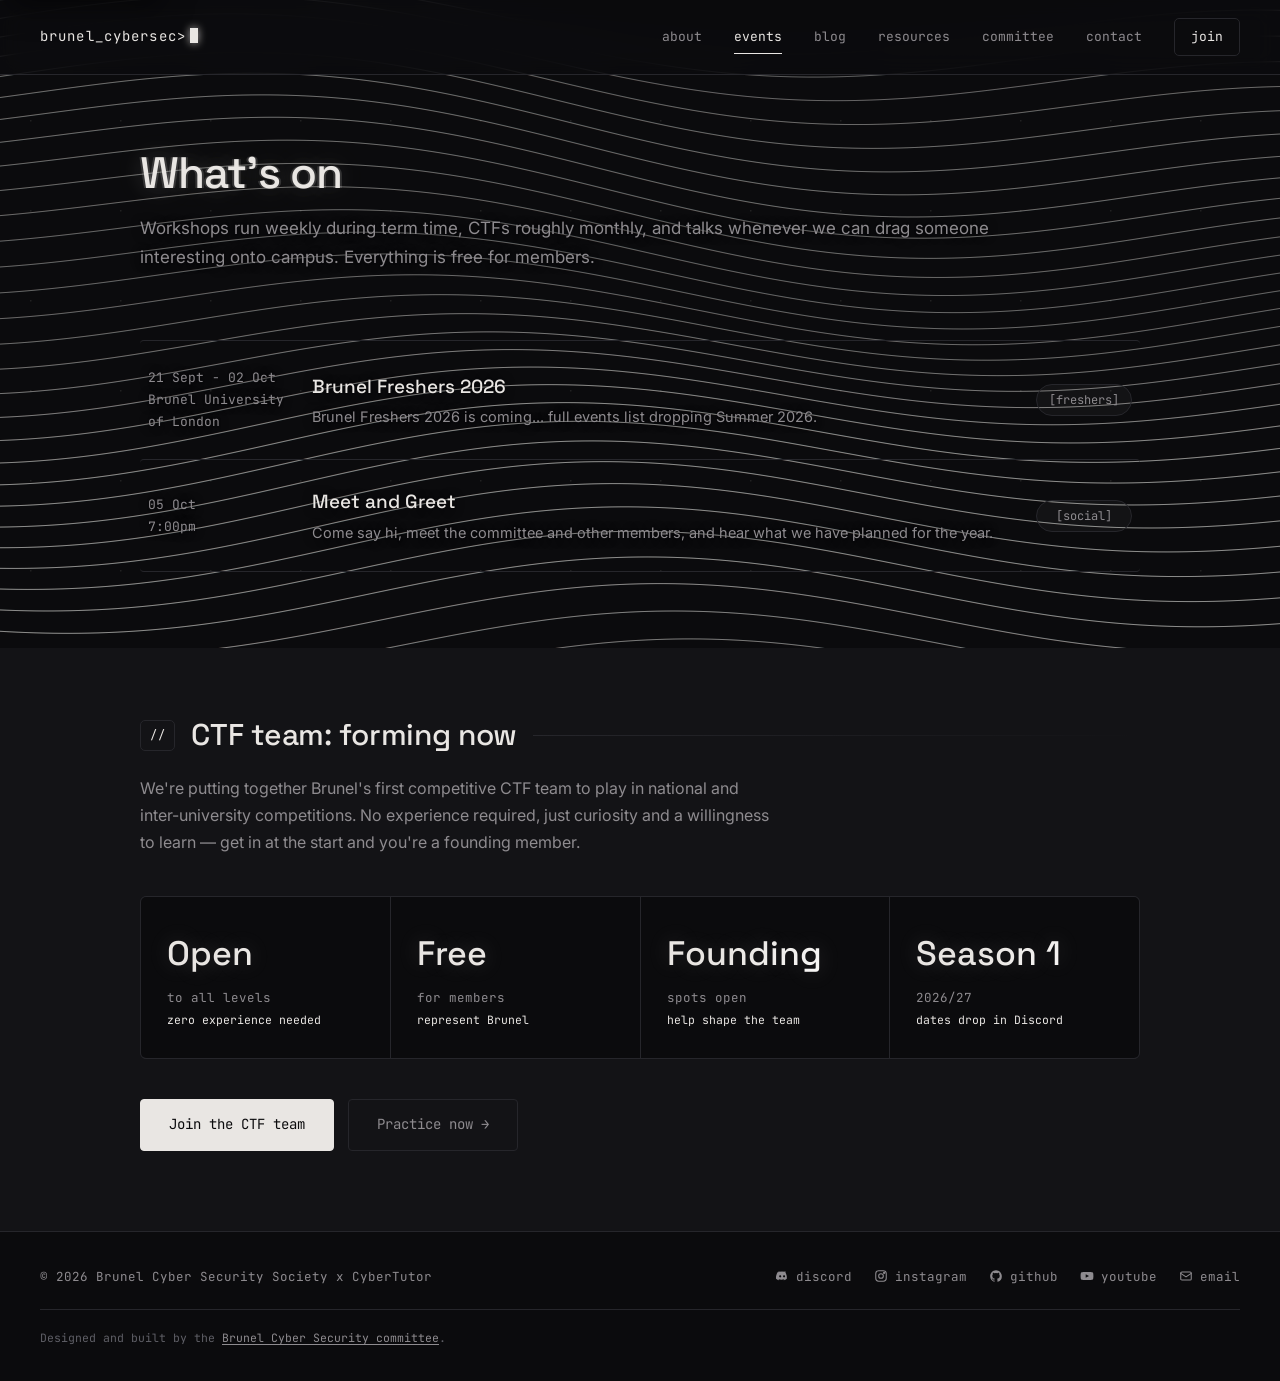
<file: events.html>
<!DOCTYPE html>
<html lang="en">
<head>
<meta charset="UTF-8">
<meta name="viewport" content="width=device-width, initial-scale=1.0">
<title>What's on · Brunel Cyber Security Society</title>
<meta name="description" content="Weekly workshops, CTF competitions and guest talks. Everything is free for members.">
<link rel="icon" type="image/svg+xml" href="favicon.svg">
<meta property="og:title" content="What's on · Brunel Cyber Security Society">
<meta property="og:description" content="Weekly workshops, CTF competitions and guest talks. Everything is free for members.">
<meta property="og:type" content="website">
<meta name="twitter:card" content="summary_large_image">
<meta name="twitter:title" content="What's on · Brunel Cyber Security Society">
<meta name="twitter:description" content="Weekly workshops, CTF competitions and guest talks. Everything is free for members.">
<!-- Link preview image is ready at assets/og-image.png. Once hosted, add:
     <meta property="og:image" content="https://YOUR-DOMAIN/assets/og-image.png">
     (OG images must use the full absolute URL, so this needs your real domain.) -->
<meta name="theme-color" content="#0B0B0D">
<link rel="preconnect" href="https://fonts.googleapis.com">
<link rel="preconnect" href="https://fonts.gstatic.com" crossorigin>
<link href="https://fonts.googleapis.com/css2?family=Space+Grotesk:wght@400;500;600&family=Inter:wght@400;500&family=JetBrains+Mono:wght@400;500&display=swap" rel="stylesheet">
<link rel="stylesheet" href="css/styles.css">
<script>try{if(sessionStorage.getItem("booted"))document.documentElement.classList.add("booted");}catch(e){}</script>
</head>
<body class="wave-bg">
<a class="skip-link" href="#main">Skip to content</a>
<!-- Curious? Good. BRUNEL{v1ew_s0urce_h4cker}. Bring this to a workshop. -->
<div id="preloader" role="status" aria-label="Loading">
  <div class="pl-inner">
    <div class="pl-dots"><span></span><span></span><span></span></div>
    <pre class="pl-log"></pre>
    <div class="pl-bar"><span class="pl-fill"></span></div>
    <div class="pl-meta"><span class="pl-status">booting</span><span class="pl-pct">0%</span></div>
    <div class="pl-brand"><span class="pl-brand-text">brunel_cybersec</span><span class="pl-cursor">_</span></div>
  </div>
</div>
<canvas id="waves" class="bg-waves" data-variant="b" aria-hidden="true"></canvas>

<nav>
  <a class="brand" href="index.html">brunel_cybersec&gt;<span class="cursor"></span></a>
  <button class="menu-btn" type="button" aria-expanded="false" aria-label="Open menu">[menu]</button>
  <div class="nav-links">
    <a href="index.html#about">about</a>
    <a href="events.html" aria-current="page">events</a>
    <a href="blog.html">blog</a>
    <a href="resources.html">resources</a>
    <a href="committee.html">committee</a>
    <a href="contact.html">contact</a>
    <a class="nav-cta" href="index.html#join">join</a>
  </div>
</nav>

<main id="main" tabindex="-1">
<div class="page-head">
  <h1><span class="ghost" data-text="What's on"><span>What's on</span></span></h1>
  <p class="lede">Workshops run weekly during term time, CTFs roughly monthly, and talks whenever we can drag someone interesting onto campus. Everything is free for members.</p>
</div>

<section class="tight reveal">
  <div id="all-events"></div>
</section>

<div class="ctf-band reveal">
  <div class="ctf-band-inner">
    <div class="section-head">
      <span class="tag">//</span>
      <h2>CTF team: forming now</h2>
    </div>
    <p class="lede">We're putting together Brunel's first competitive CTF team to play in national and inter-university competitions. No experience required, just curiosity and a willingness to learn &mdash; get in at the start and you're a founding member.</p>
    <div class="stats">
      <div class="stat"><div class="num">Open</div><div class="label">to all levels</div><div class="sub">zero experience needed</div></div>
      <div class="stat"><div class="num">Free</div><div class="label">for members</div><div class="sub">represent Brunel</div></div>
      <div class="stat"><div class="num">Founding</div><div class="label">spots open</div><div class="sub">help shape the team</div></div>
      <div class="stat"><div class="num">Season 1</div><div class="label">2026/27</div><div class="sub">dates drop in Discord</div></div>
    </div>
    <div class="cta-row left">
      <a class="btn solid" href="https://discord.com/invite/YUXxSN5k" target="_blank" rel="noopener">Join the CTF team</a>
      <a class="btn ghost-btn" href="resources.html">Practice now &rarr;</a>
    </div>
  </div>
</div>

</main>

<footer>
  <span>© 2026 Brunel Cyber Security Society x CyberTutor</span>
  <div class="links">
    <a href="https://discord.com/invite/YUXxSN5k" target="_blank" rel="noopener"><svg viewBox="0 0 24 24" fill="currentColor" aria-hidden="true"><path d="M19.27 5.33A16.8 16.8 0 0 0 15.1 4l-.2.42a15.6 15.6 0 0 1 3.7 1.2 15.9 15.9 0 0 0-13.2 0 15.6 15.6 0 0 1 3.7-1.2L8.9 4a16.8 16.8 0 0 0-4.17 1.33C2.1 9.24 1.38 13.05 1.74 16.8a16.9 16.9 0 0 0 5.1 2.58l.65-.9a10 10 0 0 1-1.7-.82l.42-.32a11.3 11.3 0 0 0 9.6 0l.42.32c-.54.32-1.1.6-1.7.82l.65.9a16.9 16.9 0 0 0 5.1-2.58c.42-4.35-.72-8.13-2.99-11.47zM8.9 14.66c-.99 0-1.8-.92-1.8-2.04s.79-2.04 1.8-2.04 1.82.93 1.8 2.04c0 1.12-.79 2.04-1.8 2.04zm6.65 0c-.99 0-1.8-.92-1.8-2.04s.79-2.04 1.8-2.04 1.82.93 1.8 2.04c0 1.12-.79 2.04-1.8 2.04z"/></svg>discord</a>
    <a href="https://www.instagram.com/cybersoc.brunel/" target="_blank" rel="noopener"><svg viewBox="0 0 24 24" fill="none" stroke="currentColor" stroke-width="1.8" stroke-linecap="round" stroke-linejoin="round" aria-hidden="true"><rect x="3" y="3" width="18" height="18" rx="5"/><circle cx="12" cy="12" r="4"/><circle cx="17.3" cy="6.7" r="1"/></svg>instagram</a>
    <a href="https://github.com/brunel-cybersec" target="_blank" rel="noopener"><svg viewBox="0 0 24 24" fill="currentColor" aria-hidden="true"><path d="M12 2C6.48 2 2 6.58 2 12.25c0 4.53 2.87 8.37 6.84 9.73.5.09.68-.22.68-.49 0-.24-.01-.88-.01-1.73-2.78.62-3.37-1.37-3.37-1.37-.45-1.18-1.11-1.49-1.11-1.49-.91-.64.07-.62.07-.62 1 .07 1.53 1.06 1.53 1.06.89 1.56 2.34 1.11 2.91.85.09-.66.35-1.11.63-1.37-2.22-.26-4.56-1.14-4.56-5.07 0-1.12.39-2.03 1.03-2.75-.1-.26-.45-1.3.1-2.71 0 0 .84-.27 2.75 1.05a9.4 9.4 0 0 1 5 0c1.91-1.32 2.75-1.05 2.75-1.05.55 1.41.2 2.45.1 2.71.64.72 1.03 1.63 1.03 2.75 0 3.94-2.34 4.81-4.57 5.06.36.32.68.94.68 1.9 0 1.37-.01 2.47-.01 2.81 0 .27.18.59.69.49A10.02 10.02 0 0 0 22 12.25C22 6.58 17.52 2 12 2z"/></svg>github</a>
    <a href="https://www.youtube.com/@CyberTutor24"><svg viewBox="0 0 24 24" fill="currentColor" aria-hidden="true"><path d="M23 12s0-3.2-.4-4.7a2.5 2.5 0 0 0-1.76-1.77C19.26 5.13 12 5.13 12 5.13s-7.26 0-8.84.4A2.5 2.5 0 0 0 1.4 7.3 26 26 0 0 0 1 12a26 26 0 0 0 .4 4.7 2.5 2.5 0 0 0 1.76 1.77c1.58.4 8.84.4 8.84.4s7.26 0 8.84-.4a2.5 2.5 0 0 0 1.76-1.77A26 26 0 0 0 23 12zM9.75 15.02V8.98L15.5 12z"/></svg>youtube</a>
    <a href="mailto:cybersec@brunel.ac.uk"><svg viewBox="0 0 24 24" fill="none" stroke="currentColor" stroke-width="1.8" stroke-linecap="round" stroke-linejoin="round" aria-hidden="true"><rect x="3" y="5" width="18" height="14" rx="2"/><path d="M3 7.5l9 6 9-6"/></svg>email</a>
  </div>
  <p class="footer-credit">Designed and built by the <a href="credits.html">Brunel Cyber Security committee</a>.</p>
</footer>

<script src="js/data.js"></script>
<script src="js/render.js"></script>
<script src="js/waves.js"></script>
<script src="js/preloader.js"></script>
<script src="js/site.js"></script>
</body>
</html>
</file>
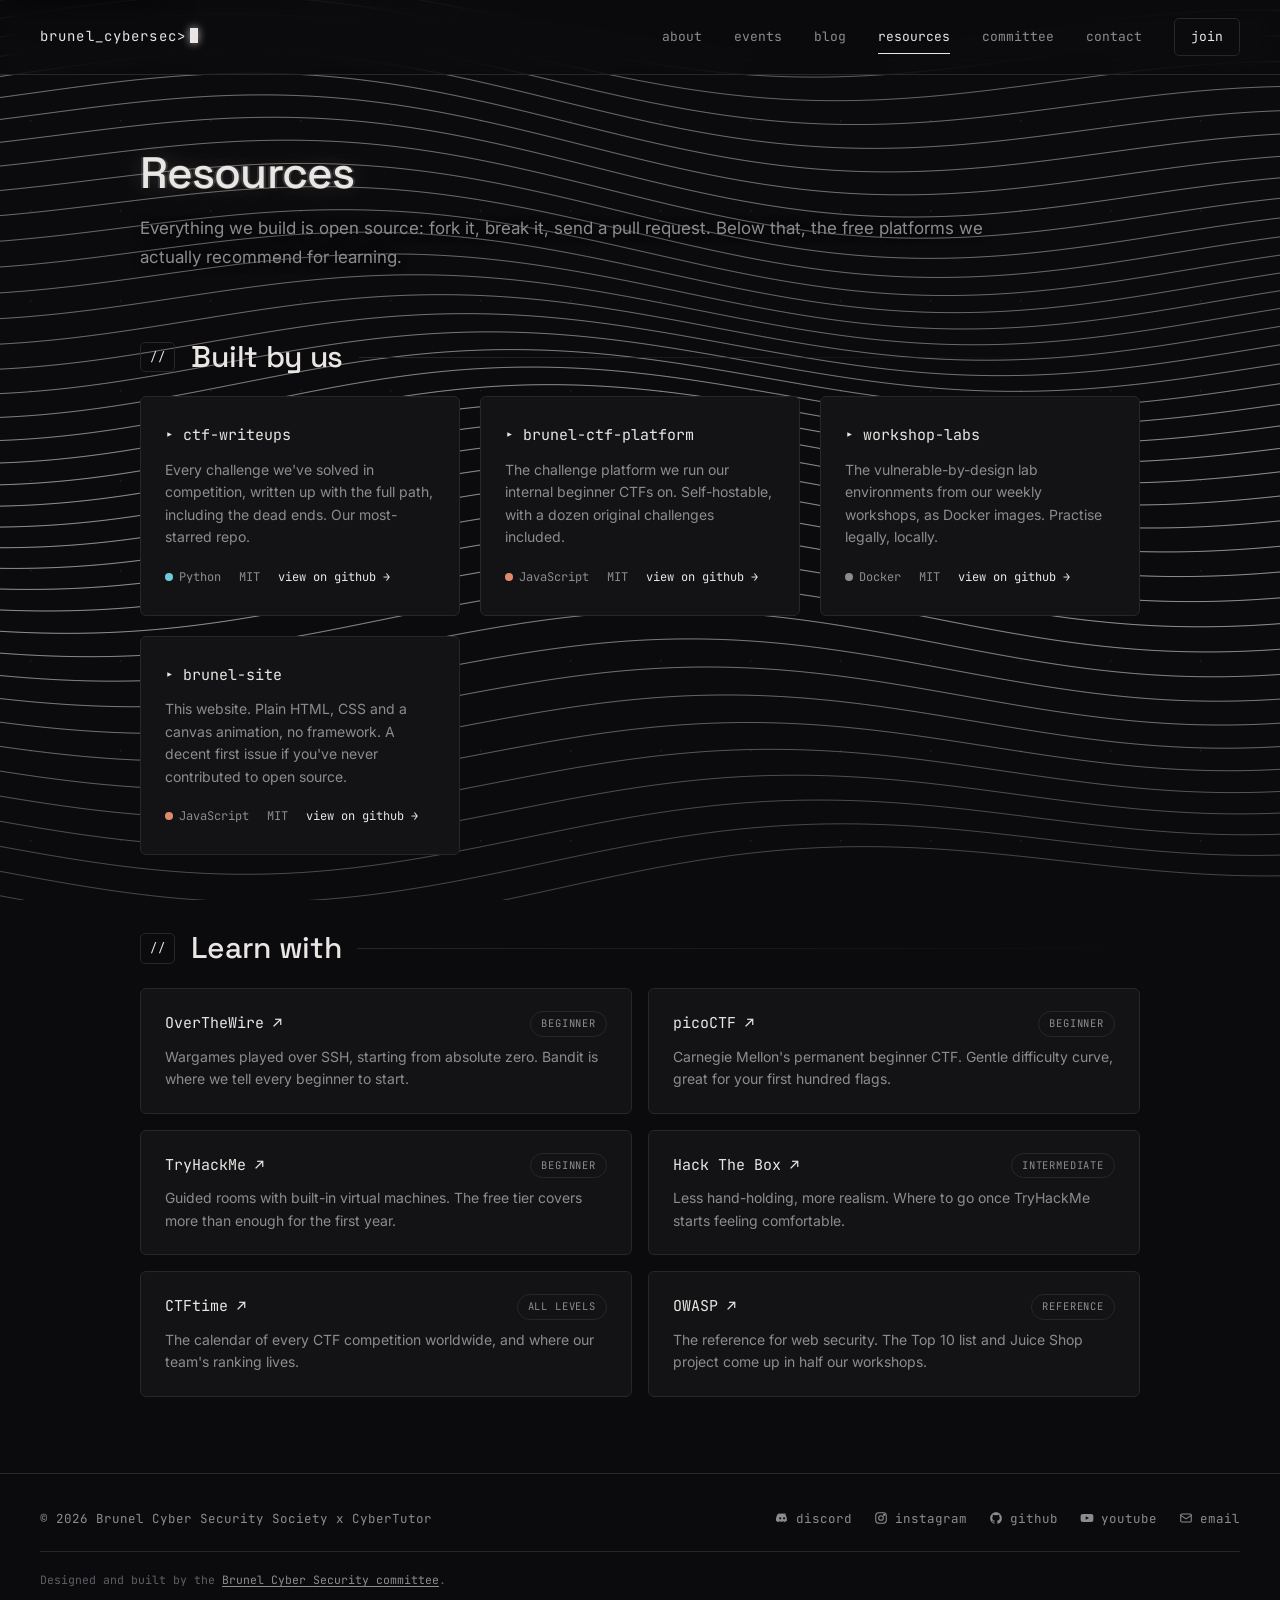
<file: resources.html>
<!DOCTYPE html>
<html lang="en">
<head>
<meta charset="UTF-8">
<meta name="viewport" content="width=device-width, initial-scale=1.0">
<title>Resources · Brunel Cyber Security Society</title>
<meta name="description" content="Open-source tools built by the society, plus the free platforms we recommend for learning security.">
<link rel="icon" type="image/svg+xml" href="favicon.svg">
<meta property="og:title" content="Resources · Brunel Cyber Security Society">
<meta property="og:description" content="Open-source tools built by the society, plus the free platforms we recommend for learning security.">
<meta property="og:type" content="website">
<meta name="twitter:card" content="summary_large_image">
<meta name="twitter:title" content="Resources · Brunel Cyber Security Society">
<meta name="twitter:description" content="Open-source tools built by the society, plus the free platforms we recommend for learning security.">
<meta name="theme-color" content="#0B0B0D">
<link rel="preconnect" href="https://fonts.googleapis.com">
<link rel="preconnect" href="https://fonts.gstatic.com" crossorigin>
<link href="https://fonts.googleapis.com/css2?family=Space+Grotesk:wght@400;500;600&family=Inter:wght@400;500&family=JetBrains+Mono:wght@400;500&display=swap" rel="stylesheet">
<link rel="stylesheet" href="css/styles.css">
<script>try{if(sessionStorage.getItem("booted"))document.documentElement.classList.add("booted");}catch(e){}</script>
</head>
<body class="wave-bg">
<a class="skip-link" href="#main">Skip to content</a>
<!-- Curious? Good. BRUNEL{v1ew_s0urce_h4cker}. Bring this to a workshop. -->
<div id="preloader" role="status" aria-label="Loading">
  <div class="pl-inner">
    <div class="pl-dots"><span></span><span></span><span></span></div>
    <pre class="pl-log"></pre>
    <div class="pl-bar"><span class="pl-fill"></span></div>
    <div class="pl-meta"><span class="pl-status">booting</span><span class="pl-pct">0%</span></div>
    <div class="pl-brand"><span class="pl-brand-text">brunel_cybersec</span><span class="pl-cursor">_</span></div>
  </div>
</div>
<canvas id="waves" class="bg-waves" data-variant="b" aria-hidden="true"></canvas>

<nav>
  <a class="brand" href="index.html">brunel_cybersec&gt;<span class="cursor"></span></a>
  <button class="menu-btn" type="button" aria-expanded="false" aria-label="Open menu">[menu]</button>
  <div class="nav-links">
    <a href="index.html#about">about</a>
    <a href="events.html">events</a>
    <a href="blog.html">blog</a>
    <a href="resources.html" aria-current="page">resources</a>
    <a href="committee.html">committee</a>
    <a href="contact.html">contact</a>
    <a class="nav-cta" href="index.html#join">join</a>
  </div>
</nav>

<main id="main" tabindex="-1">
<div class="page-head">
  <h1><span class="ghost" data-text="Resources"><span>Resources</span></span></h1>
  <p class="lede">Everything we build is open source: fork it, break it, send a pull request. Below that, the free platforms we actually recommend for learning.</p>
</div>

<section class="tight reveal">
  <div class="section-head">
    <span class="tag">//</span>
    <h2>Built by us</h2>
  </div>
  <div class="repo-grid">
    <a class="repo" href="https://github.com/brunel-cybersec/ctf-writeups" target="_blank" rel="noopener">
      <span class="name">ctf-writeups</span>
      <p>Every challenge we've solved in competition, written up with the full path, including the dead ends. Our most-starred repo.</p>
      <span class="meta"><span class="lang py">Python</span><span>MIT</span><span>view on github →</span></span>
    </a>
    <a class="repo" href="https://github.com/brunel-cybersec/brunel-ctf-platform" target="_blank" rel="noopener">
      <span class="name">brunel-ctf-platform</span>
      <p>The challenge platform we run our internal beginner CTFs on. Self-hostable, with a dozen original challenges included.</p>
      <span class="meta"><span class="lang js">JavaScript</span><span>MIT</span><span>view on github →</span></span>
    </a>
    <a class="repo" href="https://github.com/brunel-cybersec/workshop-labs" target="_blank" rel="noopener">
      <span class="name">workshop-labs</span>
      <p>The vulnerable-by-design lab environments from our weekly workshops, as Docker images. Practise legally, locally.</p>
      <span class="meta"><span class="lang sh">Docker</span><span>MIT</span><span>view on github →</span></span>
    </a>
    <a class="repo" href="https://github.com/brunel-cybersec/brunel-site" target="_blank" rel="noopener">
      <span class="name">brunel-site</span>
      <p>This website. Plain HTML, CSS and a canvas animation, no framework. A decent first issue if you've never contributed to open source.</p>
      <span class="meta"><span class="lang js">JavaScript</span><span>MIT</span><span>view on github →</span></span>
    </a>
  </div>
</section>

<section class="reveal flush-top">
  <div class="section-head">
    <span class="tag">//</span>
    <h2>Learn with</h2>
  </div>
  <div id="learn-list" class="learn-grid"></div>
</section>

</main>

<footer>
  <span>© 2026 Brunel Cyber Security Society x CyberTutor</span>
  <div class="links">
    <a href="https://discord.com/invite/YUXxSN5k" target="_blank" rel="noopener"><svg viewBox="0 0 24 24" fill="currentColor" aria-hidden="true"><path d="M19.27 5.33A16.8 16.8 0 0 0 15.1 4l-.2.42a15.6 15.6 0 0 1 3.7 1.2 15.9 15.9 0 0 0-13.2 0 15.6 15.6 0 0 1 3.7-1.2L8.9 4a16.8 16.8 0 0 0-4.17 1.33C2.1 9.24 1.38 13.05 1.74 16.8a16.9 16.9 0 0 0 5.1 2.58l.65-.9a10 10 0 0 1-1.7-.82l.42-.32a11.3 11.3 0 0 0 9.6 0l.42.32c-.54.32-1.1.6-1.7.82l.65.9a16.9 16.9 0 0 0 5.1-2.58c.42-4.35-.72-8.13-2.99-11.47zM8.9 14.66c-.99 0-1.8-.92-1.8-2.04s.79-2.04 1.8-2.04 1.82.93 1.8 2.04c0 1.12-.79 2.04-1.8 2.04zm6.65 0c-.99 0-1.8-.92-1.8-2.04s.79-2.04 1.8-2.04 1.82.93 1.8 2.04c0 1.12-.79 2.04-1.8 2.04z"/></svg>discord</a>
    <a href="https://www.instagram.com/cybersoc.brunel/" target="_blank" rel="noopener"><svg viewBox="0 0 24 24" fill="none" stroke="currentColor" stroke-width="1.8" stroke-linecap="round" stroke-linejoin="round" aria-hidden="true"><rect x="3" y="3" width="18" height="18" rx="5"/><circle cx="12" cy="12" r="4"/><circle cx="17.3" cy="6.7" r="1"/></svg>instagram</a>
    <a href="https://github.com/brunel-cybersec" target="_blank" rel="noopener"><svg viewBox="0 0 24 24" fill="currentColor" aria-hidden="true"><path d="M12 2C6.48 2 2 6.58 2 12.25c0 4.53 2.87 8.37 6.84 9.73.5.09.68-.22.68-.49 0-.24-.01-.88-.01-1.73-2.78.62-3.37-1.37-3.37-1.37-.45-1.18-1.11-1.49-1.11-1.49-.91-.64.07-.62.07-.62 1 .07 1.53 1.06 1.53 1.06.89 1.56 2.34 1.11 2.91.85.09-.66.35-1.11.63-1.37-2.22-.26-4.56-1.14-4.56-5.07 0-1.12.39-2.03 1.03-2.75-.1-.26-.45-1.3.1-2.71 0 0 .84-.27 2.75 1.05a9.4 9.4 0 0 1 5 0c1.91-1.32 2.75-1.05 2.75-1.05.55 1.41.2 2.45.1 2.71.64.72 1.03 1.63 1.03 2.75 0 3.94-2.34 4.81-4.57 5.06.36.32.68.94.68 1.9 0 1.37-.01 2.47-.01 2.81 0 .27.18.59.69.49A10.02 10.02 0 0 0 22 12.25C22 6.58 17.52 2 12 2z"/></svg>github</a>
    <a href="https://www.youtube.com/@CyberTutor24"><svg viewBox="0 0 24 24" fill="currentColor" aria-hidden="true"><path d="M23 12s0-3.2-.4-4.7a2.5 2.5 0 0 0-1.76-1.77C19.26 5.13 12 5.13 12 5.13s-7.26 0-8.84.4A2.5 2.5 0 0 0 1.4 7.3 26 26 0 0 0 1 12a26 26 0 0 0 .4 4.7 2.5 2.5 0 0 0 1.76 1.77c1.58.4 8.84.4 8.84.4s7.26 0 8.84-.4a2.5 2.5 0 0 0 1.76-1.77A26 26 0 0 0 23 12zM9.75 15.02V8.98L15.5 12z"/></svg>youtube</a>
    <a href="mailto:cybersec@brunel.ac.uk"><svg viewBox="0 0 24 24" fill="none" stroke="currentColor" stroke-width="1.8" stroke-linecap="round" stroke-linejoin="round" aria-hidden="true"><rect x="3" y="5" width="18" height="14" rx="2"/><path d="M3 7.5l9 6 9-6"/></svg>email</a>
  </div>
  <p class="footer-credit">Designed and built by the <a href="credits.html">Brunel Cyber Security committee</a>.</p>
</footer>

<script src="js/data.js"></script>
<script src="js/render.js"></script>
<script src="js/waves.js"></script>
<script src="js/preloader.js"></script>
<script src="js/site.js"></script>
</body>
</html>
</file>
<file: css/styles.css>
/* ============================================================
   Brunel Cyber Security Society — shared styles
   Palette and type per the style guide in Figma
   ============================================================ */

:root {
  --bg: #0B0B0D;
  --surface: #131316;
  --line: #26262B;
  --text: #E9E6E3;
  --muted: #8E8B8F;
  --warm: #E08A6D;
  --cool: #6FC9D8;
}

* { margin: 0; padding: 0; box-sizing: border-box; }
html { scroll-behavior: smooth; }
body {
  background: var(--bg);
  color: var(--text);
  font-family: 'Inter', sans-serif;
  font-size: 16px;
  line-height: 1.7;
  -webkit-font-smoothing: antialiased;
}
::selection { background: var(--text); color: var(--bg); }

.mono { font-family: 'JetBrains Mono', monospace; }
a { color: inherit; text-decoration: none; }
a:focus-visible, button:focus-visible {
  outline: 1.5px solid var(--cool);
  outline-offset: 3px;
  border-radius: 2px;
}

/* ---------- nav ---------- */
nav {
  position: fixed;
  top: 0; left: 0; right: 0;
  z-index: 50;
  display: flex;
  align-items: center;
  justify-content: space-between;
  padding: 18px 40px;
  background: rgba(11, 11, 13, 0.95);
  border-bottom: 1px solid var(--line);
  transition: padding 0.25s ease, background 0.25s ease, box-shadow 0.25s ease, border-color 0.25s ease;
}
/* compact + elevated once the page is scrolled (class toggled in site.js) */
nav.scrolled {
  padding-top: 12px;
  padding-bottom: 12px;
  box-shadow: 0 10px 30px rgba(0, 0, 0, 0.4);
  border-bottom-color: transparent;
}
@media (min-width: 721px) {
  nav {
    background: rgba(11, 11, 13, 0.7);
    -webkit-backdrop-filter: blur(12px);
    backdrop-filter: blur(12px);
  }
}
.brand {
  font-family: 'JetBrains Mono', monospace;
  font-size: 14px;
  letter-spacing: 0.08em;
  color: var(--text);
}
.brand .cursor {
  display: inline-block;
  width: 8px; height: 15px;
  background: var(--text);
  vertical-align: -2px;
  margin-left: 4px;
  animation: blink 1.1s steps(1) infinite;
}
@keyframes blink { 50% { opacity: 0; } }
.nav-links { display: flex; align-items: center; gap: 32px; }
.nav-links a {
  font-family: 'JetBrains Mono', monospace;
  font-size: 13px;
  color: var(--muted);
  transition: color 0.2s;
}
.nav-links a:hover,
.nav-links a:focus-visible,
.nav-links a[aria-current="page"] { color: var(--text); }

/* the 'join' link is the primary action: render it as an outlined pill */
.nav-links a.nav-cta {
  color: var(--text);
  border: 1px solid var(--line);
  border-radius: 5px;
  padding: 7px 16px;
  transition: background 0.22s ease, color 0.22s ease, border-color 0.22s ease;
}
.nav-links a.nav-cta:hover,
.nav-links a.nav-cta:focus-visible {
  background: var(--text);
  color: var(--bg);
  border-color: var(--text);
}
.nav-links a.nav-cta::after { display: none; }   /* no underline sweep on the pill */

/* brand: intensify the cursor halo on hover */
.brand { transition: color 0.2s; }
.brand:hover .cursor { box-shadow: 0 0 14px rgba(233, 230, 227, 0.95); }

/* ---------- hero (homepage) ---------- */
header.hero {
  position: relative;
  min-height: 100vh;
  display: flex;
  align-items: center;
  justify-content: center;
  overflow: hidden;
}
#waves { position: absolute; inset: 0; width: 100%; height: 100%; }
.hero-inner {
  position: relative;
  z-index: 2;
  text-align: center;
  max-width: 720px;
  margin: 0 24px;
  padding: 48px 48px 52px;
  border-radius: 22px;
  border: 1px solid rgba(255, 255, 255, 0.08);
  background: linear-gradient(135deg, rgba(255, 255, 255, 0.13), rgba(255, 255, 255, 0.02) 55%);
  -webkit-backdrop-filter: blur(26px) saturate(180%) brightness(1.08);
  backdrop-filter: blur(26px) saturate(180%) brightness(1.08);
  box-shadow:
    0 36px 90px rgba(0, 0, 0, 0.6),
    0 0 40px rgba(255, 255, 255, 0.035),
    inset 0 1px 0 rgba(255, 255, 255, 0.35),
    inset 0 -10px 30px rgba(255, 255, 255, 0.03);
}
/* diagonal specular sheen across the glass surface */
.hero-inner::before {
  content: '';
  position: absolute;
  inset: 0;
  z-index: -1;
  border-radius: inherit;
  pointer-events: none;
  background:
    linear-gradient(125deg, rgba(255, 255, 255, 0.28) 0%, rgba(255, 255, 255, 0.05) 22%, rgba(255, 255, 255, 0) 40%),
    radial-gradient(140% 100% at 15% -15%, rgba(255, 255, 255, 0.16), transparent 50%);
}
/* gradient bevel edge — the rim catches light unevenly, like real glass */
.hero-inner::after {
  content: '';
  position: absolute;
  inset: 0;
  z-index: 1;
  border-radius: inherit;
  padding: 1px;
  pointer-events: none;
  background: linear-gradient(135deg,
    rgba(255, 255, 255, 0.7) 0%,
    rgba(255, 255, 255, 0.1) 30%,
    rgba(255, 255, 255, 0) 55%,
    rgba(255, 255, 255, 0.35) 100%);
  -webkit-mask: linear-gradient(#000 0 0) content-box, linear-gradient(#000 0 0);
  -webkit-mask-composite: xor;
  mask: linear-gradient(#000 0 0) content-box, linear-gradient(#000 0 0);
  mask-composite: exclude;
}
@media (max-width: 720px) {
  .hero-inner {
    padding: 36px 24px 40px;
    border-radius: 16px;
    -webkit-backdrop-filter: blur(12px) saturate(120%);
    backdrop-filter: blur(12px) saturate(120%);
  }
}
.eyebrow {
  font-family: 'JetBrains Mono', monospace;
  font-size: 13px;
  color: var(--muted);
  letter-spacing: 0.12em;
  margin-bottom: 20px;
}
h1 {
  font-family: 'Space Grotesk', sans-serif;
  font-weight: 500;
  font-size: clamp(40px, 7vw, 72px);
  line-height: 1.05;
  letter-spacing: -0.02em;
}
h1 .ghost { position: relative; display: inline-block; }
h1 .ghost::before, h1 .ghost::after {
  content: attr(data-text);
  position: absolute;
  top: 0; left: 0;
  opacity: 0.45;
  pointer-events: none;
}
h1 .ghost::before { color: rgba(233, 230, 227, 0.35); transform: translateX(-2px); }
h1 .ghost::after  { color: rgba(233, 230, 227, 0.35); transform: translateX(2px); }
h1 .ghost span { position: relative; z-index: 1; }
.hero-sub {
  color: var(--muted);
  max-width: 480px;
  margin: 24px auto 36px;
  font-size: 17px;
}
.scroll-hint {
  position: absolute;
  bottom: 28px; left: 50%;
  transform: translateX(-50%);
  font-family: 'JetBrains Mono', monospace;
  font-size: 12px;
  color: var(--muted);
  z-index: 2;
}

/* ---------- page header (inner pages) ---------- */
.page-head {
  max-width: 1080px;
  margin: 0 auto;
  padding: 150px 40px 32px;
}
.page-head h1 { font-size: clamp(34px, 5vw, 44px); }
.page-head .lede {
  color: var(--muted);
  max-width: 900px;
  margin-top: 18px;
  font-size: 17px;
}

/* ---------- buttons & pills ---------- */
.cta-row { display: flex; gap: 14px; justify-content: center; flex-wrap: wrap; }
.cta-row.left { justify-content: flex-start; }
.btn {
  font-family: 'JetBrains Mono', monospace;
  font-size: 14px;
  padding: 13px 28px;
  border-radius: 4px;
  border: 1px solid var(--text);
  transition: background 0.2s, color 0.2s, border-color 0.2s;
  cursor: pointer;
  display: inline-block;
}
.btn.solid { background: var(--text); color: var(--bg); }
.btn.solid:hover { background: transparent; color: var(--text); }
.btn.ghost-btn { border-color: var(--line); color: var(--muted); }
.btn.ghost-btn:hover { border-color: var(--text); color: var(--text); }
.btn.disabled { opacity: 0.45; cursor: default; pointer-events: none; }

.pill {
  font-family: 'JetBrains Mono', monospace;
  font-size: 12px;
  padding: 5px 12px;
  min-width: 96px;
  text-align: center;
  border: 1px solid var(--line);
  border-radius: 100px;
  color: var(--muted);
  white-space: nowrap;
}
.pill.warm,
.pill.cool { color: var(--text); border-color: rgba(255, 255, 255, 0.22); }

/* ---------- sections ---------- */
section {
  max-width: 1080px;
  margin: 0 auto;
  padding: 76px 40px;
}
section.tight { padding-top: 36px; }
.section-head {
  display: flex;
  align-items: baseline;
  gap: 16px;
  margin-bottom: 22px;
}
.section-head .tag {
  font-family: 'JetBrains Mono', monospace;
  font-size: 13px;
  color: var(--muted);
}
h2 {
  font-family: 'Space Grotesk', sans-serif;
  font-weight: 500;
  font-size: 30px;
  line-height: 1.15;
  letter-spacing: -0.01em;
}

/* ---------- stats ---------- */
.stats {
  display: grid;
  grid-template-columns: repeat(auto-fit, minmax(200px, 1fr));
  gap: 1px;
  background: var(--line);
  border: 1px solid var(--line);
  border-radius: 6px;
  overflow: hidden;
}
/* home has exactly 4 stats: keep them 4-across, then a clean 2x2 — never a stray gap */
.home .stats { grid-template-columns: repeat(4, 1fr); }
@media (max-width: 760px) {
  .home .stats { grid-template-columns: repeat(2, 1fr); }
}
.stat { background: var(--bg); padding: 28px 26px; }
.stat .num {
  font-family: 'Space Grotesk', sans-serif;
  font-size: 34px;
  font-weight: 500;
}
.stat .label {
  font-family: 'JetBrains Mono', monospace;
  font-size: 12.5px;
  color: var(--muted);
  margin-top: 4px;
}
.stat .sub {
  font-family: 'JetBrains Mono', monospace;
  font-size: 11.5px;
  color: var(--text);
  margin-top: 2px;
}
.about-copy {
  max-width: 900px;
  color: var(--muted);
  margin-bottom: 40px;
  font-size: 17px;
  line-height: 1.7;
}
.about-copy strong { color: var(--text); font-weight: 500; }

/* ---------- events list ---------- */
.event {
  display: grid;
  grid-template-columns: 140px 1fr auto;
  gap: 24px;
  align-items: center;
  padding: 26px 8px;
  border-top: 1px solid var(--line);
  transition: background 0.2s;
}
.event:last-of-type { border-bottom: 1px solid var(--line); }
.event:hover { background: var(--surface); }
.event .date {
  font-family: 'JetBrains Mono', monospace;
  font-size: 13px;
  color: var(--muted);
}
.event h3 {
  font-family: 'Space Grotesk', sans-serif;
  font-weight: 500;
  font-size: 19px;
  margin-bottom: 2px;
}
.event p { color: var(--muted); font-size: 14.5px; }

/* ---------- event hover preview card ---------- */
.event-main { position: relative; }
.event.has-preview h3 { cursor: pointer; }
.preview {
  position: absolute;
  top: 100%; left: 0;
  padding-top: 12px;            /* invisible bridge so the card stays open as you move into it */
  width: min(600px, calc(100vw - 48px));
  z-index: 40;
  opacity: 0;
  visibility: hidden;
  transform: translateY(8px);
  transition: opacity 0.22s ease, transform 0.22s ease;
  pointer-events: none;
}
.event.has-preview:hover .preview {
  opacity: 1;
  visibility: visible;
  transform: translateY(0);
  pointer-events: auto;
}
.ev-card {
  display: grid;
  grid-template-columns: 44% 56%;
  min-height: 270px;
  background: var(--surface);
  border: 1px solid var(--line);
  border-radius: 16px;
  overflow: hidden;
  box-shadow: 0 30px 70px rgba(0, 0, 0, 0.6), 0 0 32px rgba(233, 230, 227, 0.05);
}
.ev-media {
  position: relative;
  background:
    radial-gradient(120% 120% at 0% 0%, rgba(255, 255, 255, 0.12), transparent 55%),
    linear-gradient(135deg, #17171b, #0e0e11);
}
.ev-img { position: absolute; inset: 0; width: 100%; height: 100%; object-fit: cover; }
.ev-media::after {
  content: '';
  position: absolute; inset: 0;
  background: linear-gradient(to top, rgba(0, 0, 0, 0.72), transparent 55%);
}
.ev-overlay {
  position: absolute;
  left: 16px; bottom: 14px;
  z-index: 1;
  display: flex;
  flex-direction: column;
  gap: 8px;
  align-items: flex-start;
}
.ev-pill {
  border: 1px solid rgba(255, 255, 255, 0.35);
  background: rgba(0, 0, 0, 0.4);
  border-radius: 999px;
  padding: 4px 11px;
  font-size: 11.5px;
  color: #fff;
}
.ev-cap { font-size: 11px; letter-spacing: 0.08em; color: #fff; }
.ev-body {
  padding: 26px 28px;
  display: flex;
  flex-direction: column;
  justify-content: center;
  align-items: flex-start;
  gap: 13px;
}
.ev-title { font-family: 'Space Grotesk', sans-serif; font-weight: 500; font-size: 22px; margin: 0; }
.ev-desc { color: var(--muted); font-size: 14px; line-height: 1.6; margin: 0; }
.ev-more {
  border: 1px solid var(--line);
  border-radius: 8px;
  padding: 10px 16px;
  font-size: 13px;
  color: var(--text);
  transition: background 0.15s, border-color 0.15s;
}
.ev-more:hover { background: rgba(255, 255, 255, 0.06); border-color: var(--text); }
@media (prefers-reduced-motion: reduce) {
  .preview, .event.has-preview:hover .preview { transform: none; }
}
@media (max-width: 680px) {
  .ev-card { grid-template-columns: 1fr; }
  .ev-media { min-height: 150px; }
}

/* ---------- CTF band (events page) ---------- */
.ctf-band { background: var(--surface); }
.ctf-band-inner {
  max-width: 1080px;
  margin: 0 auto;
  padding: 70px 40px 80px;
}
.ctf-band-inner .section-head .tag { color: var(--text); }
.ctf-band-inner .lede {
  color: var(--muted);
  max-width: 640px;
  margin-bottom: 40px;
}
.ctf-band-inner .stats { margin-bottom: 40px; }
.ctf-band-inner .stat { background: var(--bg); }

/* ---------- committee grid ---------- */
.member-grid {
  display: grid;
  grid-template-columns: repeat(auto-fill, minmax(280px, 1fr));
  gap: 20px;
}
.member {
  background: var(--surface);
  border: 1px solid var(--line);
  border-radius: 12px;
  padding: 30px 26px;
}
.member .avatar {
  position: relative;
  overflow: hidden;
  width: 56px; height: 56px;
  border-radius: 50%;
  background: radial-gradient(circle at 50% 32%, rgba(255, 255, 255, 0.07), var(--bg) 70%);
  border: 1px solid rgba(255, 255, 255, 0.18);
  box-shadow: inset 0 1px 0 rgba(255, 255, 255, 0.08);
  display: flex;
  align-items: center;
  justify-content: center;
  font-family: 'JetBrains Mono', monospace;
  font-size: 16px;
  color: var(--text);
  margin-bottom: 18px;
  transition: border-color 0.3s, box-shadow 0.3s, transform 0.3s cubic-bezier(0.22, 1, 0.36, 1);
}
.member:hover .avatar {
  border-color: rgba(255, 255, 255, 0.4);
  box-shadow: inset 0 1px 0 rgba(255, 255, 255, 0.12), 0 0 18px rgba(233, 230, 227, 0.14);
  transform: translateY(-2px);
}
.member .avatar img {
  position: absolute;
  inset: 0;
  width: 100%;
  height: 100%;
  object-fit: cover;
  border-radius: 50%;
}
.member h3 {
  font-family: 'Space Grotesk', sans-serif;
  font-weight: 500;
  font-size: 19px;
}
.member h3.placeholder { color: #66636a; font-weight: 400; }
.member .role {
  font-family: 'JetBrains Mono', monospace;
  font-size: 11.5px;
  text-transform: uppercase;
  letter-spacing: 0.1em;
  color: var(--muted);
  margin: 5px 0 16px;
}
.member p { color: var(--muted); font-size: 14px; line-height: 1.6; }
.member .bio {
  color: #c8c5c2;
  margin: 0;
}
/* divider only when duties follow the bio */
.member .bio:not(:last-child) {
  margin-bottom: 16px;
  padding-bottom: 16px;
  border-bottom: 1px solid var(--line);
}
.member .duties {
  list-style: none;
  margin: 2px 0 0;
  padding: 0;
}
.member .duties li {
  position: relative;
  padding-left: 18px;
  margin-bottom: 8px;
  color: var(--muted);
  font-size: 13.5px;
  line-height: 1.5;
}
.member .duties li:last-child { margin-bottom: 0; }
.member .duties li::before {
  content: '▸';
  position: absolute;
  left: 0;
  color: var(--muted);
}
.member.warm .duties li::before { color: var(--text); }
.member.cool .duties li::before { color: var(--text); }

/* ---------- join ---------- */
#join, .join-section { padding-top: 40px; }
.join-box {
  border: 1px solid var(--line);
  border-radius: 6px;
  padding: 52px 40px;
  text-align: center;
  background: radial-gradient(circle at 1px 1px, var(--line) 1px, transparent 1px);
  background-size: 26px 26px;
}
.join-box h2 { margin-bottom: 12px; }
.join-box p { color: var(--muted); max-width: 460px; margin: 0 auto 28px; }

/* ---------- footer ---------- */
footer {
  border-top: 1px solid var(--line);
  padding: 34px 40px;
  display: flex;
  justify-content: space-between;
  flex-wrap: wrap;
  gap: 16px;
  font-family: 'JetBrains Mono', monospace;
  font-size: 12.5px;
  color: var(--muted);
}
footer a:hover { color: var(--text); }
footer .links { display: flex; gap: 22px; flex-wrap: wrap; }
footer .links a { display: inline-flex; align-items: center; gap: 7px; }
footer .links a svg { width: 14px; height: 14px; flex: none; }
.footer-credit {
  flex-basis: 100%;
  margin: 6px 0 0;
  padding-top: 18px;
  border-top: 1px solid var(--line);
  color: #5f5f66;
  font-size: 11.5px;
}
.footer-credit a {
  color: var(--muted);
  text-decoration: underline;
  text-underline-offset: 2px;
  transition: color 0.2s;
}
.footer-credit a:hover { color: var(--text); }

/* ---------- mobile menu ---------- */
.menu-btn {
  display: none;
  font-family: 'JetBrains Mono', monospace;
  font-size: 13px;
  color: var(--muted);
  background: none;
  border: none;
  cursor: pointer;
  padding: 4px 2px;
}
.menu-btn:hover { color: var(--text); }

/* ---------- scroll reveals ---------- */
.reveal {
  opacity: 0;
  transform: translateY(16px);
  transition: opacity 0.7s cubic-bezier(0.22, 1, 0.36, 1),
              transform 0.7s cubic-bezier(0.22, 1, 0.36, 1);
}
.reveal.visible { opacity: 1; transform: none; }

/* staggered children: cascade in once their section reveals */
.stagger {
  opacity: 0;
  transform: translateY(12px);
  transition: opacity 0.55s cubic-bezier(0.22, 1, 0.36, 1),
              transform 0.55s cubic-bezier(0.22, 1, 0.36, 1);
}
.reveal.visible .stagger { opacity: 1; transform: none; }

/* ---------- 404 ---------- */
.error-page {
  min-height: 100vh;
  display: flex;
  flex-direction: column;
  align-items: center;
  justify-content: center;
  text-align: center;
  padding: 24px;
  position: relative;
  overflow: hidden;
}
.error-page .code {
  font-family: 'Space Grotesk', sans-serif;
  font-weight: 500;
  font-size: clamp(80px, 18vw, 160px);
  line-height: 1;
  letter-spacing: -0.03em;
  position: relative;
  z-index: 2;
}
.error-page .msg {
  font-family: 'JetBrains Mono', monospace;
  color: var(--muted);
  font-size: 15px;
  margin: 18px 0 36px;
  position: relative;
  z-index: 2;
}
.error-page .btn { position: relative; z-index: 2; }

/* ---------- hero / 404 entrance motion ---------- */
@media (prefers-reduced-motion: no-preference) {
  @keyframes rise {
    from { opacity: 0; transform: translateY(18px); }
    to   { opacity: 1; transform: none; }
  }
  @keyframes fade {
    from { opacity: 0; }
    to   { opacity: 1; }
  }
  .hero #waves, .error-page #waves { animation: fade 1.4s ease both; }
  .hero-inner > *, .error-page .code, .error-page .msg, .error-page .btn {
    animation: rise 0.9s cubic-bezier(0.22, 1, 0.36, 1) both;
  }
  .hero-inner > *:nth-child(1) { animation-delay: 0.15s; }
  .hero-inner > *:nth-child(2) { animation-delay: 0.3s; }
  .hero-inner > *:nth-child(3) { animation-delay: 0.45s; }
  .hero-inner > *:nth-child(4) { animation-delay: 0.6s; }
  .scroll-hint { animation: fade 1s ease 1.2s both; }
  .error-page .msg { animation-delay: 0.2s; }
  .error-page .btn { animation-delay: 0.35s; }
}

/* ---------- responsive ---------- */
@media (max-width: 720px) {
  nav {
    padding: 14px 20px;
    /* the nav blur traps fixed children, which broke the menu, so on
       mobile we drop the blur for a solid background instead */
    -webkit-backdrop-filter: none;
    backdrop-filter: none;
    background: rgba(11, 11, 13, 0.97);
  }
  section { padding: 56px 20px; }
  .page-head { padding: 120px 20px 24px; }
  .event { grid-template-columns: 1fr; gap: 8px; }
  .ctf-band-inner { padding: 56px 20px 64px; }
  footer { padding: 28px 20px; }

  .menu-btn { display: block; }
  .nav-links {
    display: none;
    position: fixed;
    inset: 0;
    top: 49px;
    background: rgba(11, 11, 13, 0.97);
    flex-direction: column;
    align-items: center;
    justify-content: center;
    gap: 36px;
    z-index: 49;
  }
  .nav-links.open { display: flex; animation: menu-in 0.25s ease both; }
  @keyframes menu-in {
    from { opacity: 0; transform: translateY(-8px); }
    to   { opacity: 1; transform: none; }
  }
  .nav-links a { font-size: 17px; }
  body.menu-open { overflow: hidden; }
}

/* ---------- reduced motion ---------- */
@media (prefers-reduced-motion: reduce) {
  .brand .cursor { animation: none; }
  html { scroll-behavior: auto; }
  .reveal, .stagger { opacity: 1; transform: none; transition: none; }
  .nav-links.open { animation: none; }
}

/* gentle hover lift on cards */
.member, .stat {
  transition: transform 0.3s cubic-bezier(0.22, 1, 0.36, 1), border-color 0.3s;
}
.member:hover { transform: translateY(-3px); border-color: var(--muted); }

/* ---------- blog ---------- */
.featured {
  border: 1px solid var(--line);
  border-radius: 6px;
  background: var(--surface);
  padding: 40px;
  margin-bottom: 56px;
  display: block;
  transition: border-color 0.3s, transform 0.3s cubic-bezier(0.22, 1, 0.36, 1);
}
.featured:hover { border-color: var(--muted); transform: translateY(-3px); }
.featured .meta {
  font-family: 'JetBrains Mono', monospace;
  font-size: 12.5px;
  color: var(--text);
  margin-bottom: 14px;
}
.featured h3 {
  font-family: 'Space Grotesk', sans-serif;
  font-weight: 500;
  font-size: 26px;
  margin-bottom: 10px;
}
.featured p { color: var(--muted); max-width: 640px; font-size: 15.5px; }
.featured .read {
  font-family: 'JetBrains Mono', monospace;
  font-size: 13px;
  color: var(--text);
  margin-top: 20px;
  display: inline-block;
}

/* secondary posts: card grid below the featured post */
.post-grid {
  display: grid;
  grid-template-columns: repeat(2, 1fr);
  gap: 22px;
}
.post-card {
  display: flex;
  flex-direction: column;
  border: 1px solid var(--line);
  border-radius: 6px;
  background: var(--surface);
  padding: 28px;
  transition: border-color 0.3s, transform 0.3s cubic-bezier(0.22, 1, 0.36, 1);
}
.post-card:hover { transform: translateY(-3px); }
.post-card .meta {
  font-family: 'JetBrains Mono', monospace;
  font-size: 12px;
  color: var(--text);
  margin-bottom: 12px;
}
.post-card h3 {
  font-family: 'Space Grotesk', sans-serif;
  font-weight: 500;
  font-size: 19px;
  line-height: 1.3;
  margin-bottom: 10px;
}
.post-card p {
  color: var(--muted);
  font-size: 14.5px;
  line-height: 1.6;
  flex: 1;            /* push the read-more link to the bottom of the card */
}
.post-card .read {
  font-family: 'JetBrains Mono', monospace;
  font-size: 12.5px;
  color: var(--text);
  margin-top: 18px;
  align-self: flex-start;
}
@media (max-width: 720px) {
  .post-grid { grid-template-columns: 1fr; }
  .post-card { padding: 24px; }
}

/* ---- blog: 'want more' CTA + further-reading links ---- */
.blog-more { margin-top: 8px; }
.more-cta {
  display: flex;
  align-items: center;
  justify-content: space-between;
  gap: 28px;
  flex-wrap: wrap;
  border: 1px solid var(--line);
  border-radius: 6px;
  background: var(--surface);
  padding: 30px 34px;
}
.more-cta-text h3 {
  font-family: 'Space Grotesk', sans-serif;
  font-weight: 500;
  font-size: 21px;
  margin-bottom: 8px;
}
.more-cta-text p { color: var(--muted); font-size: 14.5px; line-height: 1.6; max-width: 520px; }
.more-cta .btn { flex-shrink: 0; }

.reads-label {
  font-family: 'JetBrains Mono', monospace;
  font-size: 12px;
  text-transform: uppercase;
  letter-spacing: 0.12em;
  color: var(--muted);
  margin: 44px 0 16px;
}
.reads-grid {
  display: grid;
  grid-template-columns: repeat(2, 1fr);
  gap: 14px;
}
.read-link {
  display: flex;
  flex-direction: column;
  gap: 4px;
  border: 1px solid var(--line);
  border-radius: 6px;
  padding: 16px 18px;
  transition: border-color 0.25s, background 0.25s, transform 0.25s cubic-bezier(0.22, 1, 0.36, 1);
}
.read-link:hover {
  border-color: rgba(111, 201, 216, 0.4);
  background: var(--surface);
  transform: translateX(4px);
}
.rl-name {
  font-family: 'JetBrains Mono', monospace;
  font-size: 14px;
  color: var(--text);
}
.rl-note { color: var(--muted); font-size: 13px; }
@media (max-width: 720px) {
  .more-cta { padding: 24px; }
  .reads-grid { grid-template-columns: 1fr; }
}

/* ---------- resources ---------- */
.repo-grid {
  display: grid;
  grid-template-columns: repeat(auto-fill, minmax(300px, 1fr));
  gap: 20px;
}
.repo {
  background: var(--surface);
  border: 1px solid var(--line);
  border-radius: 6px;
  padding: 26px 24px;
  display: flex;
  flex-direction: column;
  transition: transform 0.3s cubic-bezier(0.22, 1, 0.36, 1), border-color 0.3s;
}
.repo:hover { transform: translateY(-3px); border-color: var(--muted); }
.repo .name {
  font-family: 'JetBrains Mono', monospace;
  font-size: 15px;
  color: var(--text);
  margin-bottom: 10px;
}
.repo .name::before { content: '▸ '; color: var(--text); }
.repo p { color: var(--muted); font-size: 14px; line-height: 1.6; flex: 1; }
.repo .meta {
  display: flex;
  gap: 18px;
  margin-top: 18px;
  font-family: 'JetBrains Mono', monospace;
  font-size: 12px;
  color: var(--muted);
}
.repo .lang::before {
  content: '';
  display: inline-block;
  width: 8px; height: 8px;
  border-radius: 50%;
  margin-right: 6px;
  vertical-align: -0.5px;
}
.repo .lang.py::before { background: var(--cool); }
.repo .lang.js::before { background: var(--warm); }
.repo .lang.sh::before { background: var(--muted); }

.resource-row {
  display: grid;
  grid-template-columns: 200px 1fr;
  gap: 24px;
  padding: 22px 8px;
  border-top: 1px solid var(--line);
  align-items: baseline;
  transition: background 0.2s;
}
.resource-row:last-of-type { border-bottom: 1px solid var(--line); }
.resource-row:hover { background: var(--surface); }
.resource-row .name {
  font-family: 'JetBrains Mono', monospace;
  font-size: 14px;
  color: var(--text);
}
.resource-row p { color: var(--muted); font-size: 14.5px; }
@media (max-width: 720px) {
  .featured { padding: 26px 20px; }
  .resource-row { grid-template-columns: 1fr; gap: 4px; }
}

/* 'learn with' platforms: clickable card grid (data-driven) */
.learn-grid {
  display: grid;
  grid-template-columns: repeat(2, 1fr);
  gap: 16px;
}
.learn-card {
  display: flex;
  flex-direction: column;
  gap: 9px;
  border: 1px solid var(--line);
  border-radius: 6px;
  background: var(--surface);
  padding: 22px 24px;
  transition: transform 0.3s cubic-bezier(0.22, 1, 0.36, 1), border-color 0.3s;
}
.learn-card:hover { transform: translateY(-3px); }
.lc-top {
  display: flex;
  align-items: center;
  justify-content: space-between;
  gap: 12px;
}
.lc-name {
  font-family: 'JetBrains Mono', monospace;
  font-size: 15px;
  color: var(--text);
}
.lc-level {
  flex-shrink: 0;
  font-family: 'JetBrains Mono', monospace;
  font-size: 10.5px;
  text-transform: uppercase;
  letter-spacing: 0.08em;
  color: var(--muted);
  border: 1px solid var(--line);
  border-radius: 20px;
  padding: 3px 10px;
}
.lc-note { color: var(--muted); font-size: 14px; line-height: 1.6; margin: 0; }
@media (max-width: 720px) {
  .learn-grid { grid-template-columns: 1fr; }
}

/* ---------- full-page wave background (contact) ---------- */
html { background: var(--bg); }   /* dark base behind the fixed canvas */
body.wave-bg { background: transparent; }
.bg-waves {
  position: fixed;
  inset: 0;
  width: 100%;
  height: 100%;
  z-index: -1;
  pointer-events: none;
}

/* ---------- contact: bento grid ---------- */
.bento {
  display: grid;
  grid-template-columns: repeat(4, 1fr);
  grid-auto-rows: minmax(150px, auto);
  gap: 14px;
}
.bento-cell {
  --accent: var(--text);
  --accent-soft: rgba(233, 230, 227, 0.06);
  position: relative;
  overflow: hidden;
  display: flex;
  flex-direction: column;
  gap: 12px;
  background: var(--surface);
  border: 1px solid var(--line);
  border-radius: 16px;
  padding: 24px;
  transition: transform 0.35s cubic-bezier(0.22, 1, 0.36, 1), border-color 0.35s, box-shadow 0.35s;
}
.bento-cell.cool { --accent: var(--text); --accent-soft: rgba(111, 201, 216, 0.09); }
.bento-cell.warm { --accent: var(--text); --accent-soft: rgba(224, 138, 109, 0.09); }
.bento-cell::after {
  content: '';
  position: absolute;
  top: 0; left: 0; right: 0;
  height: 2px;
  background: var(--text);
  transform: scaleX(0);
  transform-origin: left;
  transition: transform 0.4s cubic-bezier(0.22, 1, 0.36, 1);
}
a.bento-cell:hover {
  transform: translateY(-4px);
  border-color: var(--accent);
  box-shadow: 0 22px 48px rgba(0, 0, 0, 0.42);
}
a.bento-cell:hover::after { transform: scaleX(1); }

/* cell placement — Discord anchors a 2x2 block; the rest flow around it.
   Email spans two columns so the full address is never truncated. */
.b-discord { grid-column: 1 / 3; grid-row: 1 / 3; }
.b-email   { grid-column: span 2; }
.b-find    { grid-column: 1 / 3; }
.b-union   { grid-column: 3 / 5; }
/* .b-insta and .b-hours auto-place as single cells in the top-right */

/* shared cell internals */
.bc-icon {
  flex: none;
  width: 46px; height: 46px;
  display: inline-flex;
  align-items: center;
  justify-content: center;
  border: 1px solid var(--line);
  border-radius: 12px;
  color: var(--accent);
  background: var(--accent-soft);
  transition: border-color 0.3s;
}
a.bento-cell:hover .bc-icon { border-color: var(--accent); }
.bc-icon svg { width: 22px; height: 22px; }
.bc-logo {
  flex: none;
  width: 48px; height: 48px;
  border-radius: 50%;
  display: block;
  box-shadow: 0 0 0 1px rgba(255, 255, 255, 0.08);
}
/* a wordmark logo: keep it square + fully visible, not circle-cropped */
.bc-logo.wordmark {
  border-radius: 10px;
  object-fit: contain;
  background: #0a0a0d;
}
.bento-cell h3 {
  font-family: 'Space Grotesk', sans-serif;
  font-weight: 500;
  font-size: 18px;
}
.bento-cell p {
  color: var(--muted);
  font-size: 14px;
  line-height: 1.6;
  flex: 1;
  text-wrap: pretty;
}
.bc-cta {
  font-size: 12.5px;
  color: var(--accent);
  letter-spacing: 0.02em;
  margin-top: auto;
}

/* big Discord cell */
.b-discord { gap: 0; }
.bc-head {
  display: flex;
  align-items: center;
  justify-content: space-between;
  margin-bottom: 26px;
}
.bc-tag {
  display: inline-flex;
  align-items: center;
  gap: 8px;
  font-size: 12.5px;
  color: var(--text);
  letter-spacing: 0.06em;
}
.b-discord .bc-body { flex: 1; }
.b-discord h3 {
  font-size: clamp(26px, 3.4vw, 34px);
  line-height: 1.1;
  margin-bottom: 14px;
}
.b-discord .bc-body p {
  max-width: 420px;
  font-size: 15px;
  flex: none;
}
.b-discord .bc-cta { margin-top: 26px; font-size: 14px; }
.bc-watermark {
  position: absolute;
  right: -22px; bottom: -28px;
  width: 150px; height: 150px;
  color: var(--text);
  opacity: 0.06;
  pointer-events: none;
}
.pulse {
  width: 8px; height: 8px;
  border-radius: 50%;
  background: #28c840;
  box-shadow: 0 0 0 0 rgba(40, 200, 64, 0.6);
  animation: pulse 2s infinite;
}
@keyframes pulse {
  0%   { box-shadow: 0 0 0 0 rgba(40, 200, 64, 0.5); }
  70%  { box-shadow: 0 0 0 9px rgba(40, 200, 64, 0); }
  100% { box-shadow: 0 0 0 0 rgba(40, 200, 64, 0); }
}

@media (max-width: 880px) {
  .bento { grid-template-columns: repeat(2, 1fr); }
  .b-discord { grid-column: 1 / 3; grid-row: auto; }
  .b-email, .b-find, .b-union { grid-column: 1 / 3; }
}
@media (max-width: 540px) {
  .bento { grid-template-columns: 1fr; }
  .b-discord, .b-insta, .b-hours, .b-email, .b-find, .b-union { grid-column: auto; grid-row: auto; }
}
@media (prefers-reduced-motion: reduce) {
  .pulse { animation: none; }
  a.bento-cell:hover { transform: none; }
}

/* ============================================================
   POLISH LAYER — depth, accents & interaction craft
   A single cascade-override pass applied site-wide.
   ============================================================ */

/* ---- atmosphere: soft accent glows anchored to the viewport ---- */
body {
  background:
    radial-gradient(70vw 55vh at 12% -8%, rgba(111, 201, 216, 0.07), transparent 60%),
    radial-gradient(55vw 50vh at 105% 2%, rgba(224, 138, 109, 0.06), transparent 55%),
    var(--bg);
  background-attachment: fixed;
}

/* ---- nav: animated underline + tighter brand ---- */
.nav-links a { position: relative; }
.nav-links a::after {
  content: '';
  position: absolute;
  left: 0; right: 0; bottom: -6px;
  height: 1px;
  background: var(--text);
  transform: scaleX(0);
  transform-origin: left;
  transition: transform 0.28s cubic-bezier(0.22, 1, 0.36, 1);
}
.nav-links a:hover::after,
.nav-links a[aria-current="page"]::after { transform: scaleX(1); }
@media (max-width: 720px) { .nav-links a::after { display: none; } }

/* ---- hero: vignette to focus the headline over the waves ---- */
header.hero::after {
  content: '';
  position: absolute;
  inset: 0;
  z-index: 1;
  pointer-events: none;
  background: radial-gradient(58% 58% at 50% 48%, transparent 40%, rgba(11, 11, 13, 0.55));
}

/* ---- section headers: accent tag + trailing hairline rule ---- */
.section-head { align-items: center; }
.section-head::after {
  content: '';
  flex: 1;
  height: 1px;
  background: linear-gradient(90deg, var(--line), transparent);
}
.section-head .tag {
  color: var(--text);
  border: 1px solid var(--line);
  border-radius: 5px;
  padding: 4px 9px;
  font-size: 12px;
  letter-spacing: 0.06em;
}
.ctf-band-inner .section-head .tag { color: var(--text); }

/* ---- buttons: lift + accent glow ---- */
.btn { will-change: transform; }
.btn.solid:hover {
  box-shadow: 0 10px 30px rgba(111, 201, 216, 0.14);
  transform: translateY(-1px);
}
.btn.ghost-btn:hover {
  box-shadow: 0 10px 28px rgba(0, 0, 0, 0.35);
  transform: translateY(-1px);
}

/* ---- buttons: light sweep on hover + click ripple ---- */
.btn { position: relative; overflow: hidden; }
/* a diagonal sheen that slides across the button on hover */
.btn::before {
  content: '';
  position: absolute;
  top: 0;
  left: -130%;
  width: 55%;
  height: 100%;
  background: linear-gradient(100deg, transparent, rgba(255, 255, 255, 0.35), transparent);
  transform: skewX(-18deg);
  transition: left 0.55s cubic-bezier(0.22, 1, 0.36, 1);
  pointer-events: none;
}
.btn:hover::before { left: 140%; }
/* ripple span injected by site.js on click; colour follows the text colour
   so it reads on both the light solid button and the dark ghost button */
.btn .ripple {
  position: absolute;
  border-radius: 50%;
  background: currentColor;
  opacity: 0.3;
  transform: scale(0);
  pointer-events: none;
  animation: btn-ripple 0.6s ease-out forwards;
}
@keyframes btn-ripple {
  to { transform: scale(2.6); opacity: 0; }
}

/* ---- text links: animated underline that wipes in from the left ---- */
.featured .read,
.post-card .read,
.repo .meta span:last-child,
.footer-credit a {
  position: relative;
  background-image: linear-gradient(var(--text), var(--text));
  background-repeat: no-repeat;
  background-position: 0 100%;
  background-size: 0% 1px;
  transition: background-size 0.3s cubic-bezier(0.22, 1, 0.36, 1);
  padding-bottom: 2px;
}
.featured:hover .read,
.post-card:hover .read,
.repo:hover .meta span:last-child,
.footer-credit a:hover { background-size: 100% 1px; }
/* the 'view on github →' label reads as the card's action link */
.repo .meta span:last-child { color: var(--text); }

@media (prefers-reduced-motion: reduce) {
  .btn::before,
  .featured .read,
  .footer-credit a { transition: none; }
  .btn .ripple { animation: none; display: none; }
  .btn:hover::before { left: -130%; }
}

/* ---- pills: subtle tinted fill ---- */
.pill { background: rgba(255, 255, 255, 0.03); }
.pill.warm,
.pill.cool { background: rgba(255, 255, 255, 0.05); }

/* ---- stats: gradient numerals, hover sweep + accent edge ---- */
.stat { position: relative; transition: background 0.25s; }
.stat:hover { background: var(--surface); }
.stat::before {
  content: '';
  position: absolute;
  top: 0; left: 0; right: 0;
  height: 2px;
  background: var(--text);
  opacity: 0;
  transition: opacity 0.3s;
}
.stat:hover::before { opacity: 0.85; }
.stat .num {
  background: linear-gradient(125deg, var(--text) 35%, #ffffff);
  -webkit-background-clip: text;
  background-clip: text;
  -webkit-text-fill-color: transparent;
  color: transparent;
}

/* ---- event rows: left accent bar + slide on hover ---- */
.event {
  position: relative;
  border-radius: 4px;
  transition: background 0.2s, transform 0.25s cubic-bezier(0.22, 1, 0.36, 1);
}
.event::before {
  content: '';
  position: absolute;
  left: 0; top: 8px; bottom: 8px;
  width: 2px;
  border-radius: 2px;
  background: var(--text);
  opacity: 0;
  transition: opacity 0.25s;
}
.event:hover { transform: translateX(5px); }
.event:hover::before { opacity: 1; }

/* ---- cards (committee / repos / featured / features): top accent sweep ---- */
.member, .repo, .featured, .feature, .post-card, .learn-card { position: relative; overflow: hidden; }
.member::after, .repo::after, .featured::after, .feature::after, .post-card::after, .learn-card::after {
  content: '';
  position: absolute;
  top: 0; left: 0; right: 0;
  height: 2px;
  background: var(--text);
  transform: scaleX(0);
  transform-origin: left;
  transition: transform 0.4s cubic-bezier(0.22, 1, 0.36, 1);
}
.member:hover::after, .repo:hover::after, .featured:hover::after, .feature:hover::after, .post-card:hover::after, .learn-card:hover::after { transform: scaleX(1); }
.member:hover, .repo:hover, .featured:hover, .feature:hover, .post-card:hover, .learn-card:hover { border-color: rgba(111, 201, 216, 0.4); }

/* ---- homepage feature cards ---- */
.feature-grid {
  display: grid;
  grid-template-columns: repeat(auto-fit, minmax(240px, 1fr));
  gap: 16px;
  margin-bottom: 44px;
}
.feature {
  --accent: var(--text);
  --accent-soft: rgba(233, 230, 227, 0.06);
  background: var(--surface);
  border: 1px solid var(--line);
  border-radius: 8px;
  padding: 26px 24px 28px;
  display: flex;
  flex-direction: column;
  transition: transform 0.3s cubic-bezier(0.22, 1, 0.36, 1), border-color 0.3s;
}
.feature.cool { --accent: var(--text); --accent-soft: rgba(233, 230, 227, 0.07); }
.feature.warm { --accent: var(--text); --accent-soft: rgba(233, 230, 227, 0.07); }
.feature:hover { transform: translateY(-3px); border-color: var(--accent); }

.feature-top {
  display: flex;
  align-items: center;
  justify-content: space-between;
  margin-bottom: 22px;
}
.feature-icon {
  display: inline-flex;
  align-items: center;
  justify-content: center;
  width: 42px; height: 42px;
  border: 1px solid var(--line);
  border-radius: 10px;
  color: var(--accent);
  background: var(--accent-soft);
  transition: border-color 0.3s, transform 0.3s cubic-bezier(0.22, 1, 0.36, 1);
}
.feature-icon svg { width: 21px; height: 21px; }
.feature:hover .feature-icon { border-color: var(--accent); transform: translateY(-1px); }
.feature .fx {
  font-size: 12px;
  color: var(--accent);
  letter-spacing: 0.04em;
}
.feature h3 {
  font-family: 'Space Grotesk', sans-serif;
  font-weight: 500;
  font-size: 18px;
  margin: 0 0 9px;
}
.feature p {
  color: var(--muted);
  font-size: 14px;
  line-height: 1.65;
  margin: 0;
  text-wrap: pretty;     /* avoids short orphan words on the last line */
}
.feature h3 { text-wrap: balance; }   /* evens out the title across lines */
.feature .nowrap { white-space: nowrap; }   /* keeps compound terms intact */
.feature::after { background: var(--accent); }

/* ---- join box: inner glow ---- */
.join-box {
  position: relative;
  box-shadow: inset 0 0 90px rgba(111, 201, 216, 0.045);
}

/* ---- resource rows: accent name on hover ---- */
.resource-row { transition: background 0.2s, transform 0.25s cubic-bezier(0.22, 1, 0.36, 1); }
.resource-row:hover { transform: translateX(5px); }
.resource-row:hover .name { color: var(--text); }

/* ---- footer: social links lift + brighten on hover ---- */
footer .links a { position: relative; transition: color 0.2s, transform 0.2s ease; }
footer .links a:hover { transform: translateY(-2px); }

/* ---- respect reduced motion ---- */
@media (prefers-reduced-motion: reduce) {
  .event, .resource-row, .btn { transition: none; }
  .event:hover, .resource-row:hover, .btn:hover { transform: none; }
  footer .links a:hover { transform: none; }
}

/* ============================================================
   BOOT SCREEN / PRELOADER  (plays once per browser session)
   ============================================================ */
.booted #preloader { display: none !important; }   /* set by inline <head> script on repeat visits */
#preloader {
  position: fixed;
  inset: 0;
  z-index: 9999;
  display: flex;
  align-items: center;
  justify-content: center;
  background: var(--bg);
  font-family: 'JetBrains Mono', monospace;
  opacity: 1;
  transition: opacity 0.55s ease;
  /* failsafe: fade out on its own even if JS never runs, so the site is never trapped */
  animation: pl-failsafe 0.5s ease 5s forwards;
}
#preloader.pl-done { opacity: 0; pointer-events: none; }
@keyframes pl-failsafe { to { opacity: 0; visibility: hidden; } }

/* faint masked grid behind the terminal card */
#preloader::before {
  content: '';
  position: absolute;
  inset: 0;
  background-image:
    linear-gradient(rgba(233, 230, 227, 0.05) 1px, transparent 1px),
    linear-gradient(90deg, rgba(233, 230, 227, 0.05) 1px, transparent 1px);
  background-size: 34px 34px;
  -webkit-mask-image: radial-gradient(circle at 50% 45%, #000 25%, transparent 72%);
  mask-image: radial-gradient(circle at 50% 45%, #000 25%, transparent 72%);
  opacity: 0.7;
}

.pl-inner {
  position: relative;
  width: min(520px, 86vw);
  padding: 26px 28px 30px;
  border: 1px solid var(--line);
  border-radius: 10px;
  background: rgba(18, 18, 22, 0.72);
  -webkit-backdrop-filter: blur(10px);
  backdrop-filter: blur(10px);
  box-shadow: 0 30px 90px rgba(0, 0, 0, 0.6), 0 0 60px rgba(111, 201, 216, 0.06);
}
.pl-dots { display: flex; gap: 7px; margin-bottom: 18px; }
.pl-dots span { width: 11px; height: 11px; border-radius: 50%; background: var(--line); }
.pl-dots span:nth-child(1) { background: rgba(224, 138, 109, 0.5); }
.pl-dots span:nth-child(2) { background: rgba(224, 197, 109, 0.45); }
.pl-dots span:nth-child(3) { background: rgba(111, 201, 216, 0.5); }

.pl-log {
  margin: 0;
  font-size: 12.5px;
  line-height: 1.95;
  color: var(--muted);
  min-height: 100px;
  white-space: pre-wrap;
}
.pl-log div { opacity: 0; animation: pl-lineIn 0.25s ease forwards; }
@keyframes pl-lineIn {
  from { opacity: 0; transform: translateX(-4px); }
  to   { opacity: 1; transform: none; }
}
.pl-log .ok, .pl-status.ok { color: #7CFFB2; }

.pl-bar {
  margin-top: 16px;
  height: 4px;
  border-radius: 4px;
  background: rgba(233, 230, 227, 0.09);
  overflow: hidden;
}
.pl-fill {
  display: block;
  height: 100%;
  width: 0;
  background: linear-gradient(90deg, var(--cool), var(--text));
  box-shadow: 0 0 12px rgba(111, 201, 216, 0.5);
  transition: width 1.7s cubic-bezier(0.45, 0, 0.15, 1);
}
.pl-meta {
  display: flex;
  justify-content: space-between;
  margin-top: 10px;
  font-size: 11px;
  letter-spacing: 0.08em;
  text-transform: uppercase;
  color: var(--muted);
}
.pl-brand {
  margin-top: 22px;
  text-align: center;
  font-size: 19px;
  letter-spacing: 0.14em;
  color: var(--text);
}
.pl-cursor { animation: blink 1s steps(1) infinite; }

/* lock background scroll while the boot screen is up */
html.pl-lock { overflow: hidden; }
/* the whole overlay is clickable to skip */
#preloader { cursor: pointer; }
/* 'click to skip' hint fades in after a moment */
.pl-skip {
  margin-top: 18px;
  text-align: center;
  font-size: 10.5px;
  letter-spacing: 0.1em;
  text-transform: uppercase;
  color: var(--muted);
  opacity: 0;
  animation: pl-skipIn 0.4s ease 1.3s forwards;
}
@keyframes pl-skipIn { to { opacity: 0.5; } }

/* glitch burst the instant access is granted */
#preloader.pl-flash .pl-inner { animation: pl-glitch 0.4s steps(2) 1; }
@keyframes pl-glitch {
  0%   { transform: translate(0, 0); }
  25%  { transform: translate(-3px, 1px); box-shadow: 3px 0 0 rgba(224, 138, 109, 0.5), -3px 0 0 rgba(111, 201, 216, 0.5), 0 30px 90px rgba(0, 0, 0, 0.6); }
  50%  { transform: translate(3px, -1px); }
  75%  { transform: translate(-2px, 0); box-shadow: -3px 0 0 rgba(224, 138, 109, 0.5), 3px 0 0 rgba(111, 201, 216, 0.5), 0 30px 90px rgba(0, 0, 0, 0.6); }
  100% { transform: translate(0, 0); }
}

@media (prefers-reduced-motion: reduce) {
  #preloader { display: none !important; }
}

/* ============================================================
   GLOW LAYER — soft white bloom on key elements.
   Monochrome base; the warm/cool accents are kept intact.
   ============================================================ */

/* page titles glow softly white */
header.hero h1 { text-shadow: 0 0 38px rgba(233, 230, 227, 0.22); }
.page-head h1 { text-shadow: 0 0 30px rgba(233, 230, 227, 0.16); }

/* the blinking logo cursor gets a faint halo */
.brand .cursor { box-shadow: 0 0 9px rgba(233, 230, 227, 0.75); }

/* primary buttons bloom white on hover */
.btn.solid {
  transition: background 0.2s, color 0.2s, box-shadow 0.3s, transform 0.25s;
}
.btn.solid:hover {
  box-shadow: 0 0 30px rgba(233, 230, 227, 0.38);
  transform: translateY(-1px);
}

/* stat numerals glow (sits behind the gradient fill) */
.stat .num { text-shadow: 0 0 22px rgba(233, 230, 227, 0.18); }

/* scroll hint shimmer */
.scroll-hint { text-shadow: 0 0 18px rgba(233, 230, 227, 0.3); }

/* cards & cells pick up a faint white halo on hover, on top of their accent */
.feature:hover,
.member:hover,
.repo:hover,
.featured:hover,
a.bento-cell:hover {
  box-shadow: 0 18px 45px rgba(0, 0, 0, 0.42), 0 0 28px rgba(233, 230, 227, 0.06);
}

/* event & resource rows glow faintly as they slide */
.event:hover,
.resource-row:hover {
  box-shadow: 0 0 24px rgba(233, 230, 227, 0.05);
}

/* the glass hero edge already catches light; lift its outer bloom a touch */
.hero-inner {
  box-shadow:
    0 36px 90px rgba(0, 0, 0, 0.55),
    0 0 50px rgba(233, 230, 227, 0.05),
    inset 0 1px 0 rgba(255, 255, 255, 0.28),
    inset 0 -10px 30px rgba(255, 255, 255, 0.03);
}

@media (prefers-reduced-motion: reduce) {
  .btn.solid:hover { transform: none; }
}

/* ---- legibility over the wave background ---- */
.page-head .lede,
.event .date, .event h3, .event p,
.resource-row .name, .resource-row p {
  text-shadow: 0 1px 10px rgba(11, 11, 13, 0.6), 0 0 2px rgba(11, 11, 13, 0.5);
}

/* ============================================================
   BLOG — image-rich featured card & post thumbnails
   ============================================================ */

/* a gradient placeholder so cards look intentional while images load */
.featured-media, .post-thumb {
  position: relative;
  overflow: hidden;
  background:
    radial-gradient(120% 120% at 0% 0%, rgba(255, 255, 255, 0.08), transparent 55%),
    linear-gradient(135deg, #17171b, #0e0e11);
}
.featured-media img, .post-thumb img {
  position: absolute;
  inset: 0;
  width: 100%;
  height: 100%;
  object-fit: cover;
  transition: transform 0.5s cubic-bezier(0.22, 1, 0.36, 1);
}
.featured.has-media:hover .featured-media img,
.post-card.has-media:hover .post-thumb img { transform: scale(1.04); }

/* featured card: full-width banner image on top, content below */
.featured.has-media {
  padding: 0;
  overflow: hidden;
}
.featured.has-media .featured-media {
  width: 100%;
  aspect-ratio: 21 / 9;
}
.featured.has-media .featured-body {
  padding: 30px 36px 34px;
}
.featured-flag {
  font-family: 'JetBrains Mono', monospace;
  text-transform: uppercase;
  letter-spacing: 0.1em;
  font-size: 10.5px;
  color: var(--bg);
  background: var(--cool);
  border-radius: 4px;
  padding: 2px 7px;
  margin-right: 10px;
  vertical-align: 1px;
}
.featured.has-media h3 { font-size: 25px; }

/* post-grid thumbnails sit flush to the top of each card */
.post-card.has-media { padding: 28px; }
.post-card.has-media .post-thumb {
  margin: -28px -28px 18px;
  aspect-ratio: 16 / 9;
}

@media (max-width: 720px) {
  .featured.has-media .featured-media { aspect-ratio: 16 / 9; }
  .featured.has-media .featured-body { padding: 22px; }
}
/* homepage blog teaser: 3 cards across on desktop */
@media (min-width: 721px) {
  #home-posts .post-grid { grid-template-columns: repeat(3, 1fr); }
}
@media (prefers-reduced-motion: reduce) {
  .featured-media img, .post-thumb img,
  .featured.has-media:hover .featured-media img,
  .post-card.has-media:hover .post-thumb img { transition: none; transform: none; }
}

/* ---- small layout utilities (replace one-off inline styles) ---- */
.flush-top { padding-top: 0; }                        /* a section that butts against the one above */
.section-cta { margin-top: 28px; }                    /* spacing above an inline button after a list */
.error-content { position: relative; z-index: 2; }   /* 404 content above the wave canvas */

/* ============================================================
   CONTACT PAGE — a11y, copy-email cell & FAQ accordion
   ============================================================ */

/* ---- visually hidden, still read by screen readers ---- */
.sr-only {
  position: absolute;
  width: 1px; height: 1px;
  padding: 0; margin: -1px;
  overflow: hidden;
  clip: rect(0 0 0 0);
  white-space: nowrap;
  border: 0;
}

/* ---- main landmark + skip link ---- */
main { display: block; }
#main { scroll-margin-top: 84px; }   /* keep the target clear of the fixed nav */
#main:focus { outline: none; }       /* programmatic focus from the skip link, no ring */
.skip-link {
  position: fixed;
  top: 10px; left: 10px;
  z-index: 100;
  transform: translateY(calc(-100% - 14px));
  background: var(--text);
  color: var(--bg);
  font-family: 'JetBrains Mono', monospace;
  font-size: 13px;
  padding: 10px 16px;
  border-radius: 6px;
  box-shadow: 0 10px 30px rgba(0, 0, 0, 0.5);
  transition: transform 0.2s cubic-bezier(0.22, 1, 0.36, 1);
}
.skip-link:focus-visible {
  transform: translateY(0);
  outline: 2px solid var(--cool);
  outline-offset: 2px;
}

/* ---- email cell: copy-to-clipboard + compose ---- */
.b-email .bc-email-row {
  display: flex;
  flex-wrap: wrap;
  align-items: center;
  gap: 10px 18px;        /* row layout spreads copy + compose across the wide cell */
  margin-top: auto;
}
.bc-copy {
  display: inline-flex;
  align-items: center;
  gap: 9px;
  max-width: 100%;
  padding: 8px 12px;
  border: 1px solid var(--line);
  border-radius: 8px;
  background: rgba(255, 255, 255, 0.03);
  color: var(--text);
  font-size: 12.5px;
  cursor: pointer;
  transition: border-color 0.2s, background 0.2s, color 0.2s;
}
.bc-copy:hover { border-color: var(--accent); background: rgba(255, 255, 255, 0.06); }
.bc-copy-ico { position: relative; flex: none; width: 16px; height: 16px; }
.bc-copy-ico svg {
  position: absolute;
  inset: 0;
  width: 16px; height: 16px;
  transition: opacity 0.22s ease, transform 0.22s cubic-bezier(0.22, 1, 0.36, 1);
}
.bc-copy .ico-check { opacity: 0; transform: scale(0.5); color: #28c840; }
.bc-copy.copied { border-color: rgba(40, 200, 64, 0.5); color: #7CFFB2; }
.bc-copy.copied .ico-copy { opacity: 0; transform: scale(0.5); }
.bc-copy.copied .ico-check { opacity: 1; transform: scale(1); }
.bc-copy-addr { overflow: hidden; text-overflow: ellipsis; white-space: nowrap; }
.bc-send {
  font-size: 12.5px;
  color: var(--muted);
  transition: color 0.2s;
}
.bc-send:hover { color: var(--text); }

/* ---- FAQ accordion ---- */
.faq { display: flex; flex-direction: column; gap: 12px; }
.faq-item {
  border: 1px solid var(--line);
  border-radius: 12px;
  background: var(--surface);
  overflow: hidden;
  transition: border-color 0.3s, box-shadow 0.3s;
}
.faq-item[open] {
  border-color: rgba(111, 201, 216, 0.4);
  box-shadow: 0 0 24px rgba(233, 230, 227, 0.04);
}
.faq-item summary {
  display: flex;
  align-items: center;
  justify-content: space-between;
  gap: 16px;
  padding: 18px 22px;
  cursor: pointer;
  font-family: 'Space Grotesk', sans-serif;
  font-weight: 500;
  font-size: 16.5px;
  color: var(--text);
  list-style: none;
  transition: color 0.2s;
}
.faq-item summary::-webkit-details-marker { display: none; }
.faq-item summary:hover { color: #fff; }
/* plus/minus toggle drawn in CSS */
.faq-icon { position: relative; flex: none; width: 14px; height: 14px; }
.faq-icon::before, .faq-icon::after {
  content: '';
  position: absolute;
  background: var(--muted);
  transition: transform 0.3s cubic-bezier(0.22, 1, 0.36, 1), background 0.3s;
}
.faq-icon::before { top: 6px; left: 0; width: 14px; height: 2px; border-radius: 2px; }
.faq-icon::after  { top: 0; left: 6px; width: 2px; height: 14px; border-radius: 2px; }
.faq-item[open] .faq-icon::after  { transform: scaleY(0); }
.faq-item[open] .faq-icon::before { background: var(--cool); }
.faq-a { padding: 0 22px 20px; }
.faq-a p { color: var(--muted); font-size: 14.5px; line-height: 1.7; margin: 0; }
.faq-a a {
  color: var(--text);
  text-decoration: underline;
  text-underline-offset: 2px;
  transition: color 0.2s;
}
.faq-a a:hover { color: var(--cool); }
@media (prefers-reduced-motion: no-preference) {
  .faq-item[open] .faq-a { animation: faq-in 0.3s ease both; }
  @keyframes faq-in {
    from { opacity: 0; transform: translateY(-4px); }
    to   { opacity: 1; transform: none; }
  }
}

/* closing CTA: reuse the blog's .more-cta but match the FAQ card radius */
.faq-foot { margin-top: 26px; border-radius: 12px; }

@media (prefers-reduced-motion: reduce) {
  .skip-link, .bc-copy-ico svg, .faq-icon::before, .faq-icon::after { transition: none; }
}
</file>
